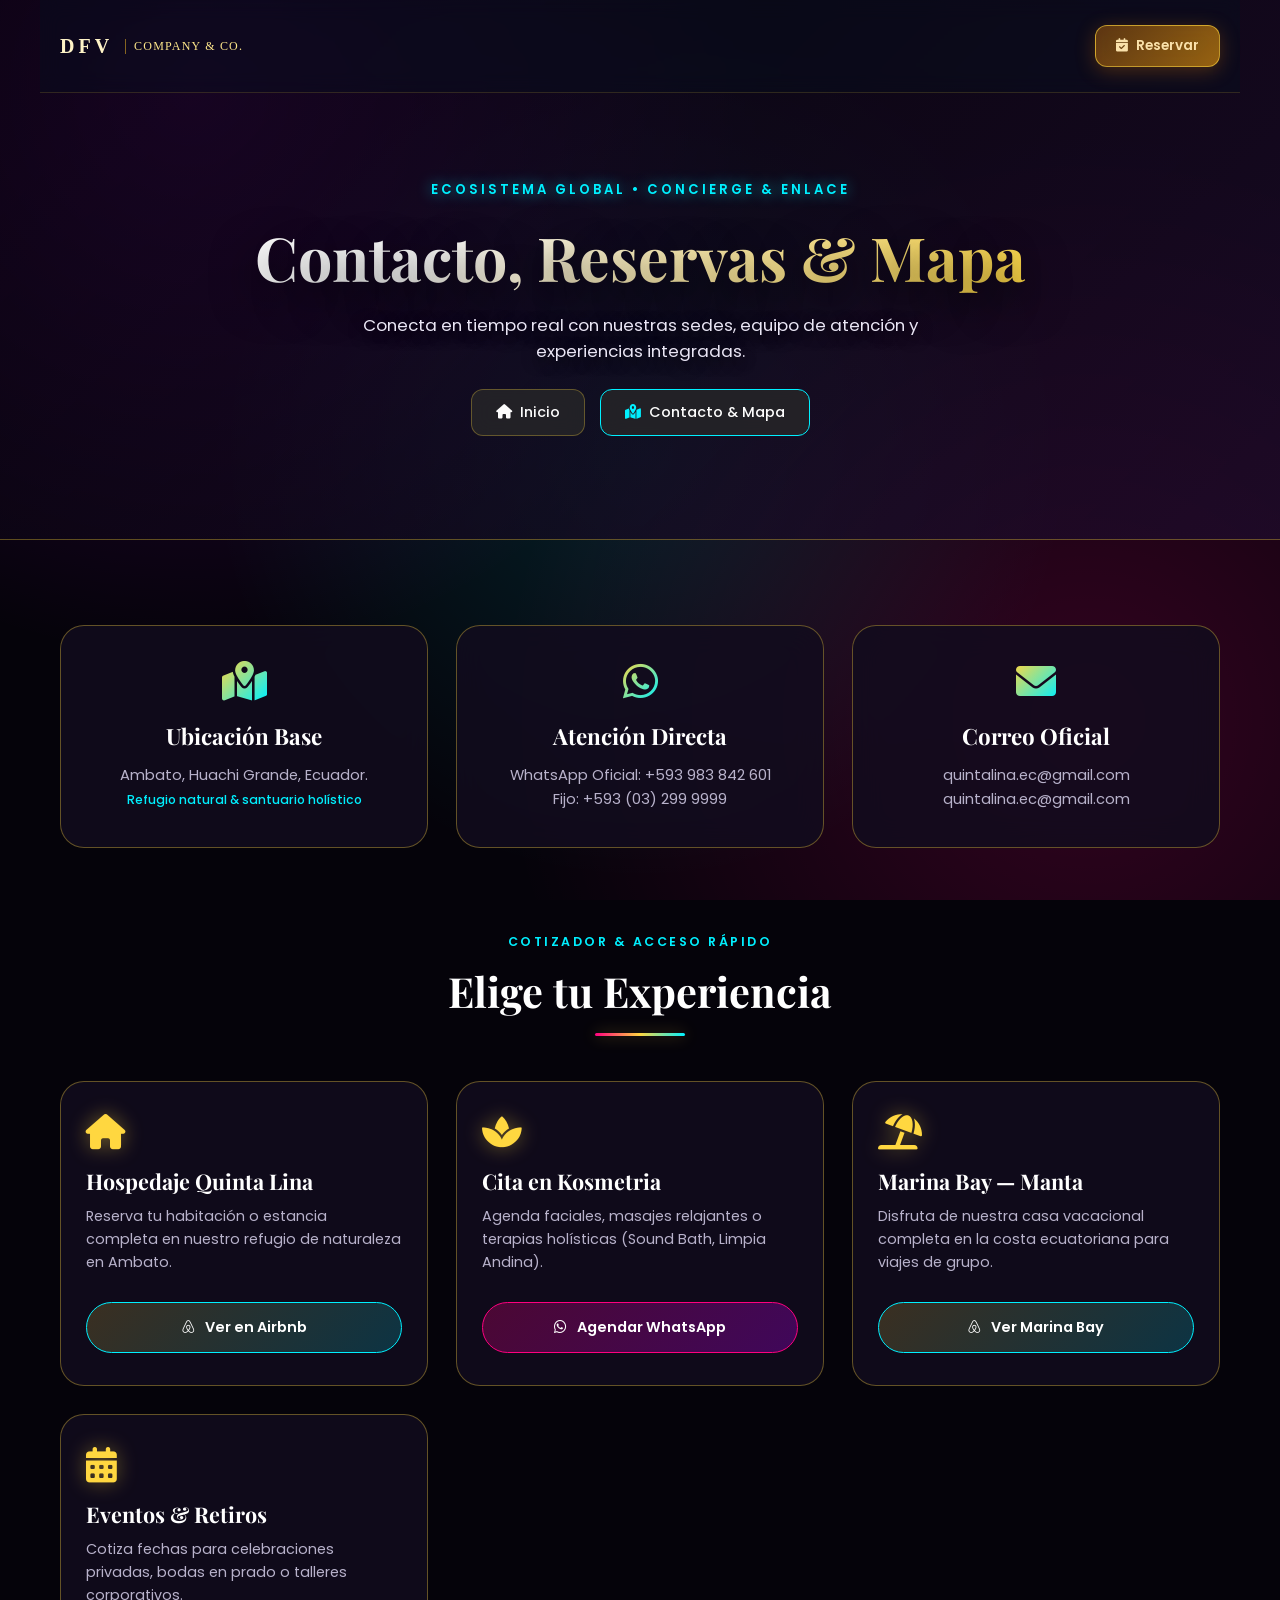
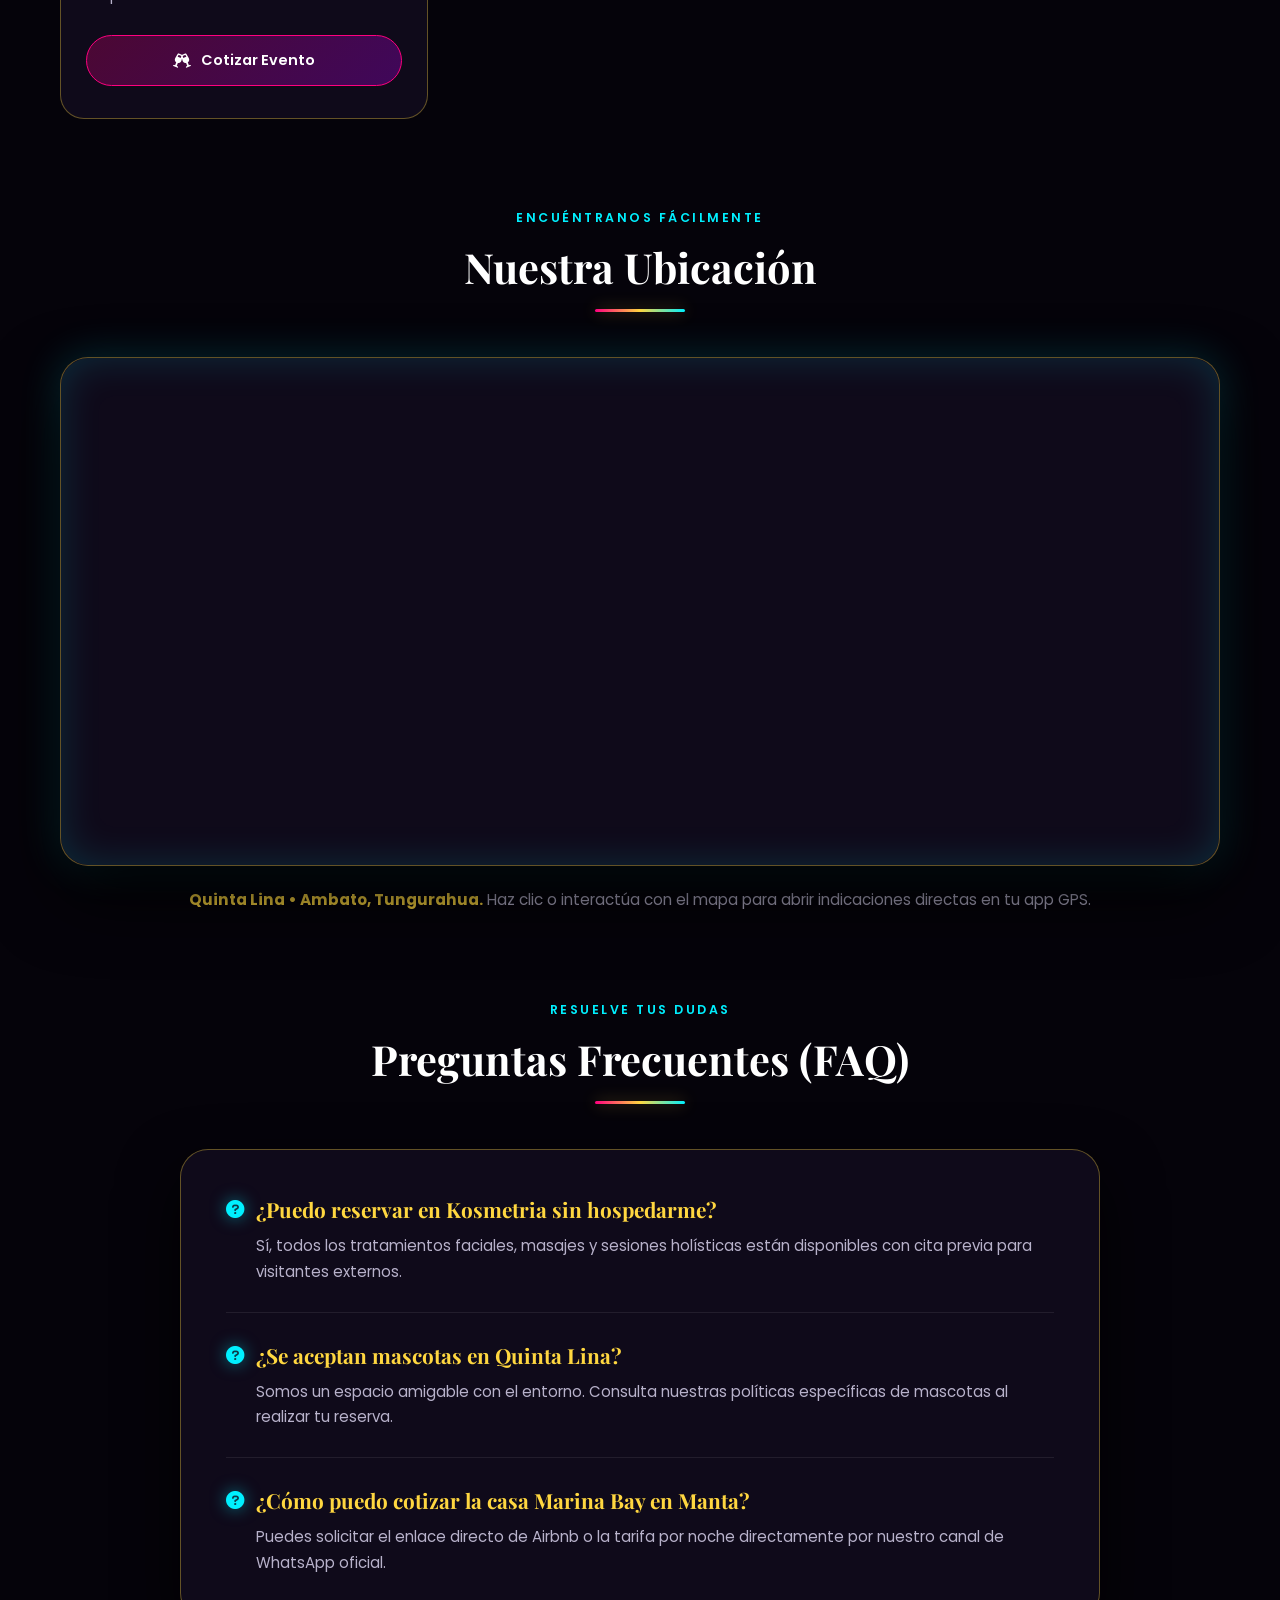
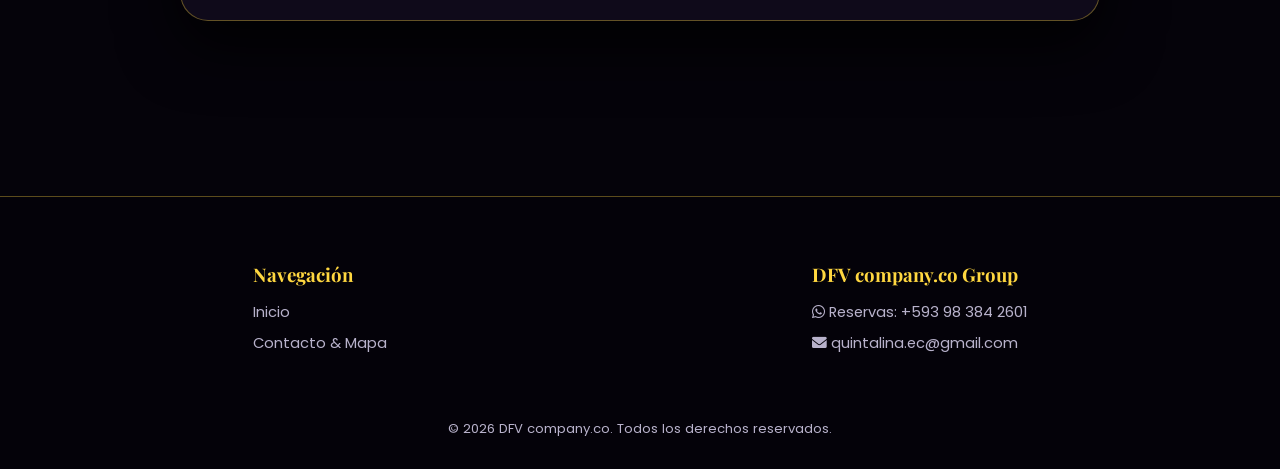
<file: comunicacion.html>
<!DOCTYPE html>
<html lang="es">
<head>
    <meta charset="UTF-8">
    <meta name="viewport" content="width=device-width, initial-scale=1.0">
    <meta name="description" content="Contacto, Reservas y Mapa Interactivo — DFV company.co">
    <title>Contacto, Reservas & Mapa — DFV company.co</title>
    <link href="https://fonts.googleapis.com/css2?family=Playfair+Display:ital,wght@0,400..700;1,400..700&family=Poppins:wght@300;400;500;600;700&display=swap" rel="stylesheet">
    <link rel="stylesheet" href="https://cdnjs.cloudflare.com/ajax/libs/font-awesome/6.0.0-beta3/css/all.min.css">
    <style>
        :root {
            --obsidian: #05030a;
            --obsidian-card: rgba(18, 12, 30, 0.85);
            --gold-hot: #ffd740;
            --gold-champagne: #fae1aa;
            --neon-cyan: #00f0ff;
            --neon-magenta: #ff007f;
            --neon-purple: #bd00ff;
            --text-light: #fdfdfd;
            --text-dim: #b8b2cb;
            --border-dyn: rgba(255, 215, 64, 0.35);
        }

        * { box-sizing: border-box; margin: 0; padding: 0; }

        body {
            background-color: var(--obsidian);
            color: var(--text-light);
            font-family: 'Poppins', sans-serif;
            background-image: 
                radial-gradient(circle at 15% 10%, rgba(189, 0, 255, 0.22) 0%, transparent 42%),
                radial-gradient(circle at 85% 80%, rgba(255, 0, 127, 0.18) 0%, transparent 45%),
                radial-gradient(circle at 50% 50%, rgba(0, 240, 255, 0.12) 0%, transparent 55%);
            background-attachment: fixed;
            overflow-x: hidden;
        }

        .container { max-width: 1200px; margin: 0 auto; padding: 0 20px; }

        /* HEADER LIMPIO (SOLO LOGO Y RESERVAR) */
        .header {
            position: relative;
            background: linear-gradient(135deg, rgba(5,3,10,0.62) 0%, rgba(30,12,45,0.70) 100%),
                        url('https://images.unsplash.com/photo-1534536281715-e28d76689b4d?auto=format&fit=crop&w=1800&q=85') center/cover no-repeat;
            border-bottom: 1px solid var(--border-dyn);
            min-height: 540px;
            display: flex;
            flex-direction: column;
            justify-content: space-between;
        }

        .menu.container {
            display: flex;
            justify-content: space-between;
            align-items: center;
            padding: 25px 20px;
            width: 100%;
            max-width: 1200px;
            margin: 0 auto;
            background: rgba(5, 15, 30, 0.4);
            backdrop-filter: blur(10px);
            -webkit-backdrop-filter: blur(10px);
            border-bottom: 1px solid rgba(255, 215, 64, 0.15);
            position: sticky;
            top: 0;
            z-index: 40;
        }

        .logo {
            font-family: 'Playfair Display', serif;
            font-size: 1.5rem;
            color: #fff;
            text-decoration: none;
            letter-spacing: 1px;
            background: linear-gradient(90deg, #fff, var(--gold-hot), var(--neon-cyan));
            -webkit-background-clip: text;
            -webkit-text-fill-color: transparent;
            font-weight: 700;
        }

        /* Botón estilo Kosmetria para Reservar en el header */
        .btn-kosmetria-gold {
            background: linear-gradient(135deg, rgba(217, 119, 6, 0.4), rgba(245, 158, 11, 0.6));
            backdrop-filter: blur(10px);
            border: 1px solid rgba(255, 215, 64, 0.6);
            box-shadow: 0 4px 20px rgba(217, 119, 6, 0.3);
            transition: all 0.3s ease;
            color: var(--gold-champagne);
            padding: 10px 20px;
            border-radius: 12px;
            font-size: 0.85rem;
            font-weight: 600;
            text-decoration: none;
            display: inline-flex;
            align-items: center;
            gap: 8px;
        }
        .btn-kosmetria-gold:hover {
            background: linear-gradient(135deg, rgba(217, 119, 6, 0.6), rgba(245, 158, 11, 0.8));
            border-color: rgba(255, 255, 255, 0.8);
            transform: translateY(-2px);
            box-shadow: 0 6px 25px rgba(245, 158, 11, 0.4);
        }

        .header-txt {
            text-align: center;
            padding: 40px 20px 60px;
            margin: auto;
        }

        .header-txt span {
            color: var(--neon-cyan);
            letter-spacing: 3px;
            text-transform: uppercase;
            font-size: 0.82rem;
            font-weight: 600;
            text-shadow: 0 0 14px rgba(0, 240, 255, 0.7);
        }

        .header-txt h1 {
            font-family: 'Playfair Display', serif;
            font-size: 3.8rem;
            margin: 15px 0;
            background: linear-gradient(135deg, #fff 25%, var(--gold-hot) 100%);
            -webkit-background-clip: text;
            -webkit-text-fill-color: transparent;
            text-shadow: 0 15px 45px rgba(0,0,0,0.85);
        }

        .header-txt p {
            color: #eae6f5;
            max-width: 650px;
            margin: 0 auto;
            font-size: 1.05rem;
            text-shadow: 0 4px 15px rgba(0,0,0,0.8);
        }

        /* Botones centrales estilo Kosmetria */
        .center-nav-buttons {
            display: flex;
            flex-wrap: wrap;
            justify-content: center;
            gap: 15px;
            margin-top: 25px;
        }

        .btn-kosmetria-dark {
            background: rgba(40, 40, 40, 0.75);
            backdrop-filter: blur(10px);
            border: 1px solid rgba(255, 215, 64, 0.3);
            color: var(--text-light);
            padding: 12px 24px;
            border-radius: 12px;
            font-size: 0.9rem;
            font-weight: 500;
            text-decoration: none;
            display: inline-flex;
            align-items: center;
            gap: 8px;
            transition: all 0.3s ease;
        }
        .btn-kosmetria-dark:hover {
            background: rgba(60, 60, 60, 0.85);
            border-color: rgba(255, 215, 64, 0.6);
            transform: translateY(-2px);
        }

        @media (max-width: 900px) {
            .header-txt h1 { font-size: 2.5rem; }
        }

        /* Títulos de sección con pulso neón/oro */
        .section-header {
            text-align: center;
            margin-bottom: 45px;
        }
        .section-header span {
            color: var(--neon-cyan);
            text-transform: uppercase;
            letter-spacing: 2.5px;
            font-size: 0.78rem;
            font-weight: 600;
        }
        .section-header h2 {
            font-family: 'Playfair Display', serif;
            font-size: 2.6rem;
            margin: 10px 0;
            color: #fff;
        }
        .dyn-divider {
            width: 90px;
            height: 3px;
            background: linear-gradient(90deg, var(--neon-magenta), var(--gold-hot), var(--neon-cyan));
            border-radius: 99px;
            margin: 15px auto 0;
            box-shadow: 0 0 15px rgba(255, 215, 64, 0.4);
        }

        /* Tarjetas de contacto ultra dinámicas */
        .info-grid {
            display: grid;
            grid-template-columns: repeat(auto-fit, minmax(290px, 1fr));
            gap: 28px;
            margin-bottom: 80px;
        }
        .card-custom {
            background: var(--obsidian-card);
            border: 1px solid var(--border-dyn);
            border-radius: 24px;
            padding: 35px 25px;
            text-align: center;
            position: relative;
            overflow: hidden;
            transition: all 0.45s cubic-bezier(0.16, 1, 0.3, 1);
            backdrop-filter: blur(15px);
        }
        .card-custom::before {
            content: '';
            position: absolute;
            top: 0; left: -100%; width: 100%; height: 100%;
            background: linear-gradient(90deg, transparent, rgba(0, 240, 255, 0.08), transparent);
            transition: left 0.6s ease;
        }
        .card-custom:hover::before { left: 100%; }
        .card-custom:hover {
            transform: translateY(-10px) scale(1.02);
            border-color: var(--neon-cyan);
            box-shadow: 0 25px 50px rgba(0,0,0,0.9), 0 0 35px rgba(0, 240, 255, 0.25);
        }
        .card-custom i {
            font-size: 2.5rem;
            background: linear-gradient(135deg, var(--gold-hot), var(--neon-cyan));
            -webkit-background-clip: text;
            -webkit-text-fill-color: transparent;
            margin-bottom: 20px;
        }
        .card-custom h3 {
            font-family: 'Playfair Display', serif;
            font-size: 1.4rem;
            margin-bottom: 12px;
            color: #fff;
        }
        .card-custom p {
            color: var(--text-dim);
            font-size: 0.92rem;
            line-height: 1.65;
        }

        /* Central de Experiencias dinámicas */
        .booking-grid {
            display: grid;
            grid-template-columns: repeat(auto-fit, minmax(270px, 1fr));
            gap: 28px;
            margin-bottom: 85px;
        }
        .booking-card {
            background: var(--obsidian-card);
            border: 1px solid var(--border-dyn);
            border-radius: 24px;
            padding: 32px 25px;
            display: flex;
            flex-direction: column;
            justify-content: space-between;
            transition: all 0.45s cubic-bezier(0.16, 1, 0.3, 1);
            position: relative;
        }
        .booking-card:hover {
            transform: translateY(-10px);
            border-color: var(--neon-magenta);
            box-shadow: 0 25px 55px rgba(0,0,0,0.9), 0 0 35px rgba(255, 0, 127, 0.3);
        }
        .booking-card .top-content i {
            font-size: 2.2rem;
            color: var(--gold-hot);
            margin-bottom: 18px;
            filter: drop-shadow(0 0 10px rgba(255, 215, 64, 0.4));
        }
        .booking-card h3 {
            font-family: 'Playfair Display', serif;
            font-size: 1.35rem;
            margin-bottom: 10px;
            color: #fff;
        }
        .booking-card p {
            color: var(--text-dim);
            font-size: 0.9rem;
            line-height: 1.6;
            margin-bottom: 28px;
        }
        .btn-action {
            display: inline-flex;
            align-items: center;
            justify-content: center;
            gap: 10px;
            width: 100%;
            padding: 14px 22px;
            border-radius: 99px;
            background: linear-gradient(135deg, rgba(255,215,64,0.18) 0%, rgba(0,240,255,0.18) 100%);
            border: 1px solid var(--neon-cyan);
            color: #fff;
            font-weight: 600;
            font-size: 0.9rem;
            text-decoration: none;
            transition: all 0.35s ease;
        }
        .btn-action.magenta {
            background: linear-gradient(135deg, rgba(255,0,127,0.25) 0%, rgba(189,0,255,0.28) 100%);
            border-color: var(--neon-magenta);
        }
        .btn-action:hover {
            transform: scale(1.03);
            box-shadow: 0 12px 30px rgba(0, 240, 255, 0.45);
        }
        .btn-action.magenta:hover {
            box-shadow: 0 12px 30px rgba(255, 0, 127, 0.45);
        }

        /* Mapa super chido modo ciber-oscuro */
        .mapa-seccion { margin-bottom: 85px; }
        .map-box {
            position: relative;
            border-radius: 28px;
            overflow: hidden;
            border: 1px solid var(--border-dyn);
            box-shadow: 0 30px 70px rgba(0,0,0,0.9), 0 0 40px rgba(0, 240, 255, 0.2);
            background: var(--obsidian-card);
        }
        .map-box::after {
            content: '';
            position: absolute;
            inset: 0;
            border-radius: 28px;
            pointer-events: none;
            box-shadow: inset 0 0 40px rgba(0, 240, 255, 0.15);
        }
        .map-box iframe {
            width: 100%;
            height: 500px;
            border: 0;
            filter: invert(92%) hue-rotate(185deg) brightness(92%) contrast(95%);
        }
        .map-info-tag {
            text-align: center;
            margin-top: 22px;
            color: var(--text-dim);
            font-size: 0.95rem;
        }
        .map-info-tag strong { color: var(--gold-hot); }

        /* FAQ Estilizado neón/oro */
        .faq-wrapper {
            max-width: 920px;
            margin: 0 auto 90px;
            background: var(--obsidian-card);
            border: 1px solid var(--border-dyn);
            border-radius: 28px;
            padding: 45px;
            backdrop-filter: blur(15px);
            box-shadow: 0 25px 60px rgba(0,0,0,0.85);
        }
        .faq-item {
            margin-bottom: 28px;
            padding-bottom: 28px;
            border-bottom: 1px solid rgba(255, 255, 255, 0.08);
            transition: transform 0.3s ease;
        }
        .faq-item:hover { transform: translateX(5px); }
        .faq-item:last-child { margin-bottom: 0; padding-bottom: 0; border-bottom: none; }
        .faq-item h3 {
            font-family: 'Playfair Display', serif;
            font-size: 1.3rem;
            color: var(--gold-hot);
            display: flex;
            align-items: center;
            gap: 12px;
            margin-bottom: 10px;
        }
        .faq-item h3 i { color: var(--neon-cyan); font-size: 1.15rem; filter: drop-shadow(0 0 8px rgba(0,240,255,0.5)); }
        .faq-item p { color: var(--text-dim); font-size: 0.94rem; line-height: 1.68; padding-left: 30px; }

        /* Footer */
        .footer {
            border-top: 1px solid var(--border-dyn);
            padding: 65px 20px 30px;
            background: rgba(5,3,10,0.98);
        }
        .footer-content {
            display: flex;
            justify-content: space-around;
            flex-wrap: wrap;
            gap: 40px;
            max-width: 1200px;
            margin: 0 auto;
        }
        .footer .link h3 {
            font-family: 'Playfair Display', serif;
            margin-bottom: 15px;
            color: var(--gold-hot);
        }
        .footer .link a, .footer .link p {
            display: block;
            color: var(--text-dim);
            text-decoration: none;
            margin-bottom: 10px;
            font-size: 0.92rem;
            transition: color 0.3s;
        }
        .footer .link a:hover { color: var(--neon-cyan); text-shadow: 0 0 8px rgba(0,240,255,0.5); }
        .copyright {
            text-align: center;
            color: var(--text-dim);
            font-size: 0.82rem;
            margin-top: 55px;
        }
    </style>
</head>
<body>

    <header class="header">
    <div class="menu container">
        <!-- LOGO / MARCA EN LÍNEA -->
        <a href="comunicacion.html" style="display: flex; align-items: center; gap: 12px; text-decoration: none;">
            <span style="font-family: 'Cinzel', serif; font-size: 1.25rem; font-weight: bold; letter-spacing: 0.2em; color: #fef3c7;">DFV</span>
            <span style="font-family: 'Cinzel', serif; font-size: 0.75rem; letter-spacing: 0.1em; color: #fde68a; border-left: 1px solid rgba(251, 191, 36, 0.5); padding-left: 8px;">COMPANY & CO.</span>
        </a>
        <a href="https://wa.me/593983842601" class="btn-kosmetria-gold">
            <i class="fas fa-calendar-check"></i> Reservar
        </a>
    </div>
    <div class="header-txt">
        <span>Ecosistema Global • Concierge & Enlace</span>
        <h1>Contacto, Reservas & Mapa</h1>
        <p>Conecta en tiempo real con nuestras sedes, equipo de atención y experiencias integradas.</p>
        
        <!-- Botones centrales al medio -->
        <div class="center-nav-buttons">
            <a href="index.html" class="btn-kosmetria-dark">
                <i class="fas fa-home text-amber-400"></i> Inicio
            </a>
            <a href="comunicacion.html" class="btn-kosmetria-dark" style="border-color: var(--neon-cyan);">
                <i class="fas fa-map-marked-alt" style="color: var(--neon-cyan);"></i> Contacto & Mapa
            </a>
        </div>
    </div>
</header>

    <main class="container" style="padding: 85px 20px;">

        <!-- Canales Directos -->
        <div class="info-grid">
            <div class="card-custom">
                <i class="fas fa-map-marked-alt"></i>
                <h3>Ubicación Base</h3>
                <p>Ambato, Huachi Grande, Ecuador.<br><small style="color:var(--neon-cyan); font-weight:500;">Refugio natural & santuario holístico</small></p>
            </div>
            <div class="card-custom">
                <i class="fab fa-whatsapp"></i>
                <h3>Atención Directa</h3>
                <p>WhatsApp Oficial: +593 983 842 601<br>Fijo: +593 (03) 299 9999</p>
            </div>
            <div class="card-custom">
                <i class="fas fa-envelope"></i>
                <h3>Correo Oficial</h3>
                <p>quintalina.ec@gmail.com<br>quintalina.ec@gmail.com</p>
            </div>
        </div>

        <!-- Central de Reservas Integrada -->
        <div class="section-header">
            <span>Cotizador & Acceso Rápido</span>
            <h2>Elige tu Experiencia</h2>
            <div class="dyn-divider"></div>
        </div>

        <div class="booking-grid">
            <div class="booking-card">
                <div class="top-content">
                    <i class="fas fa-home"></i>
                    <h3>Hospedaje Quinta Lina</h3>
                    <p>Reserva tu habitación o estancia completa en nuestro refugio de naturaleza en Ambato.</p>
                </div>
                <a href="#airbnb-ql" class="btn-action"><i class="fab fa-airbnb"></i> Ver en Airbnb</a>
            </div>
            <div class="booking-card">
                <div class="top-content">
                    <i class="fas fa-spa"></i>
                    <h3>Cita en Kosmetria</h3>
                    <p>Agenda faciales, masajes relajantes o terapias holísticas (Sound Bath, Limpia Andina).</p>
                </div>
                <a href="https://wa.me/593983842601?text=Hola,%20deseo%20reservar%20una%20cita%20en%20Kosmetria" target="_blank" class="btn-action magenta"><i class="fab fa-whatsapp"></i> Agendar WhatsApp</a>
            </div>
            <div class="booking-card">
                <div class="top-content">
                    <i class="fas fa-umbrella-beach"></i>
                    <h3>Marina Bay — Manta</h3>
                    <p>Disfruta de nuestra casa vacacional completa en la costa ecuatoriana para viajes de grupo.</p>
                </div>
                <a href="#airbnb-mb" class="btn-action"><i class="fab fa-airbnb"></i> Ver Marina Bay</a>
            </div>
            <div class="booking-card">
                <div class="top-content">
                    <i class="fas fa-calendar-alt"></i>
                    <h3>Eventos & Retiros</h3>
                    <p>Cotiza fechas para celebraciones privadas, bodas en prado o talleres corporativos.</p>
                </div>
                <a href="https://wa.me/593983842601?text=Hola,%20deseo%20cotizar%20un%20evento%20con%20DFV" target="_blank" class="btn-action magenta"><i class="fas fa-glass-cheers"></i> Cotizar Evento</a>
            </div>
        </div>

        <!-- Mapa Super Chido -->
        <div class="section-header">
            <span>Encuéntranos Fácilmente</span>
            <h2>Nuestra Ubicación</h2>
            <div class="dyn-divider"></div>
        </div>

        <section class="mapa-seccion">
            <div class="map-box">
                <iframe 
                    src="https://www.google.com/maps/embed?pb=!1m18!1m12!1m3!1d935.4!2d-78.64625!3d-1.324944!2m3!1f0!2f0!3f0!3m2!1i1024!2i768!4f13.1!3m3!1m2!1s0x0%3A0x0!2zMcKwMTknMjkuOCJTIDc4wrAzOCc0Ni.1Ilc!5e0!3m2!1ses!2sec!4v1700000000000!5m2!1ses!2sec" 
                    width="100%" 
                    height="450" 
                    style="border:0;" 
                    allowfullscreen="" 
                    loading="lazy" 
                    referrerpolicy="no-referrer-when-downgrade">
                </iframe>
            </div>
            <p class="map-info-tag">
                <strong>Quinta Lina • Ambato, Tungurahua.</strong> Haz clic o interactúa con el mapa para abrir indicaciones directas en tu app GPS.
            </p>
        </section>

        <!-- Preguntas Frecuentes (FAQ) -->
        <div class="section-header">
            <span>Resuelve tus Dudas</span>
            <h2>Preguntas Frecuentes (FAQ)</h2>
            <div class="dyn-divider"></div>
        </div>

        <div class="faq-wrapper">
            <div class="faq-item">
                <h3><i class="fas fa-question-circle"></i> ¿Puedo reservar en Kosmetria sin hospedarme?</h3>
                <p>Sí, todos los tratamientos faciales, masajes y sesiones holísticas están disponibles con cita previa para visitantes externos.</p>
            </div>
            <div class="faq-item">
                <h3><i class="fas fa-question-circle"></i> ¿Se aceptan mascotas en Quinta Lina?</h3>
                <p>Somos un espacio amigable con el entorno. Consulta nuestras políticas específicas de mascotas al realizar tu reserva.</p>
            </div>
            <div class="faq-item">
                <h3><i class="fas fa-question-circle"></i> ¿Cómo puedo cotizar la casa Marina Bay en Manta?</h3>
                <p>Puedes solicitar el enlace directo de Airbnb o la tarifa por noche directamente por nuestro canal de WhatsApp oficial.</p>
            </div>
        </div>

    </main>

    <footer class="footer">
        <div class="container footer-content">
            <div class="link">
                <h3>Navegación</h3>
                <a href="index.html">Inicio</a>
                <a href="comunicacion.html">Contacto & Mapa</a>
            </div>
            <div class="link">
                <h3>DFV company.co Group</h3>
                <p><i class="fab fa-whatsapp"></i> Reservas: +593 98 384 2601</p>
                <p><i class="fas fa-envelope"></i> quintalina.ec@gmail.com</p>
            </div>
        </div>
        <p class="copyright">© 2026 DFV company.co. Todos los derechos reservados.</p>
    </footer>

</body>
</html>
</file>
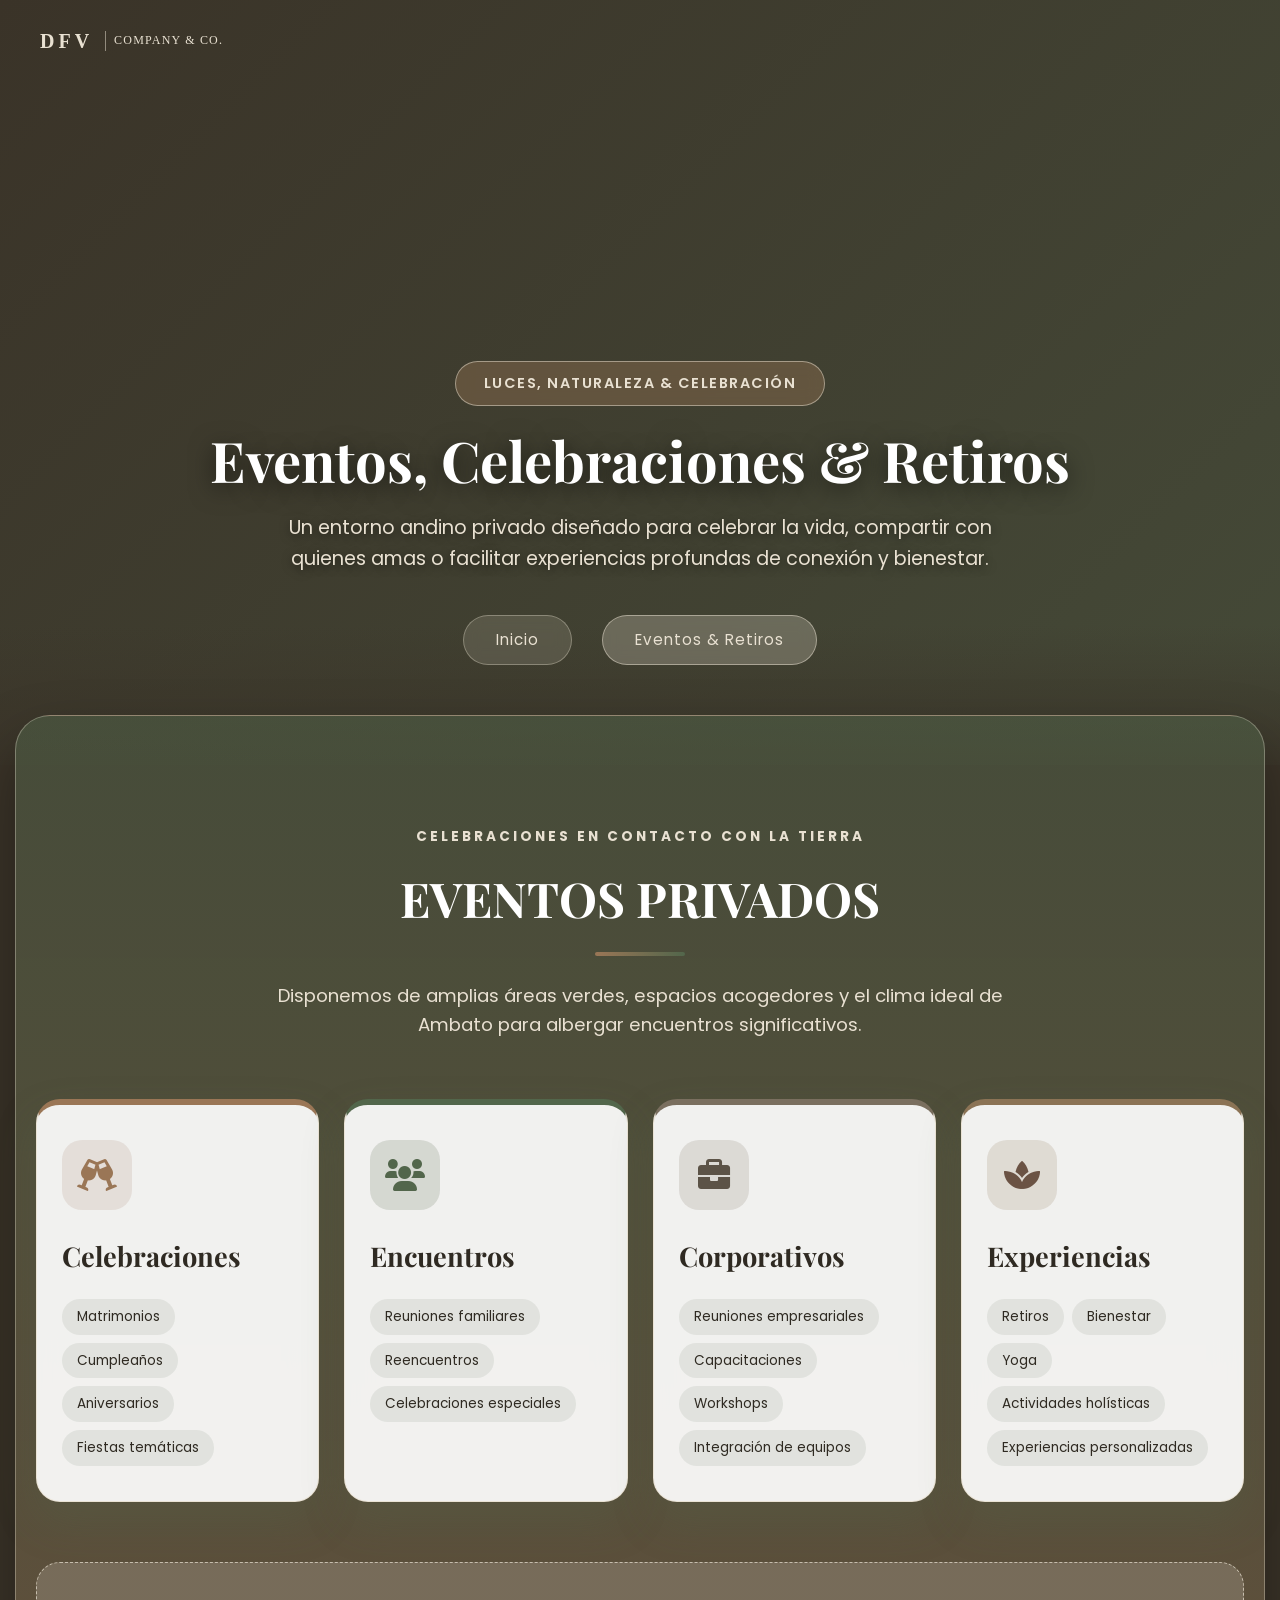
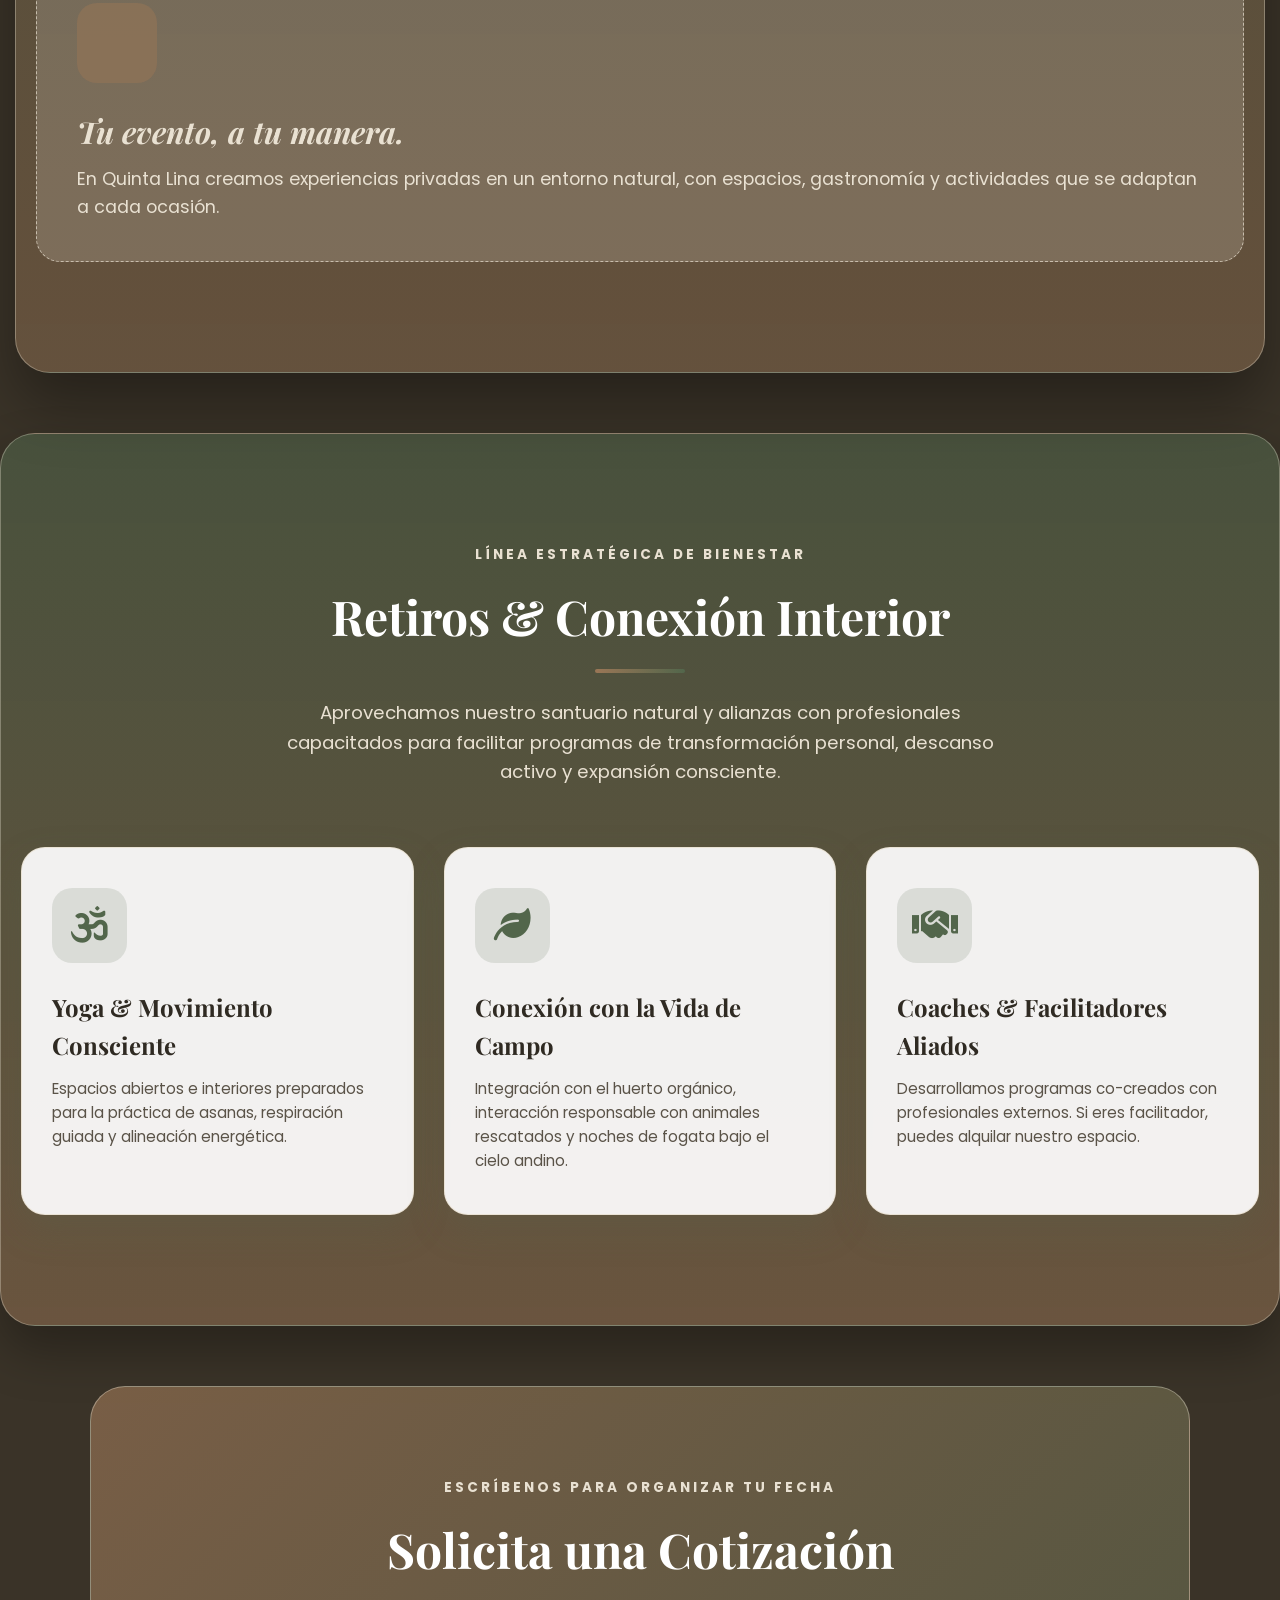
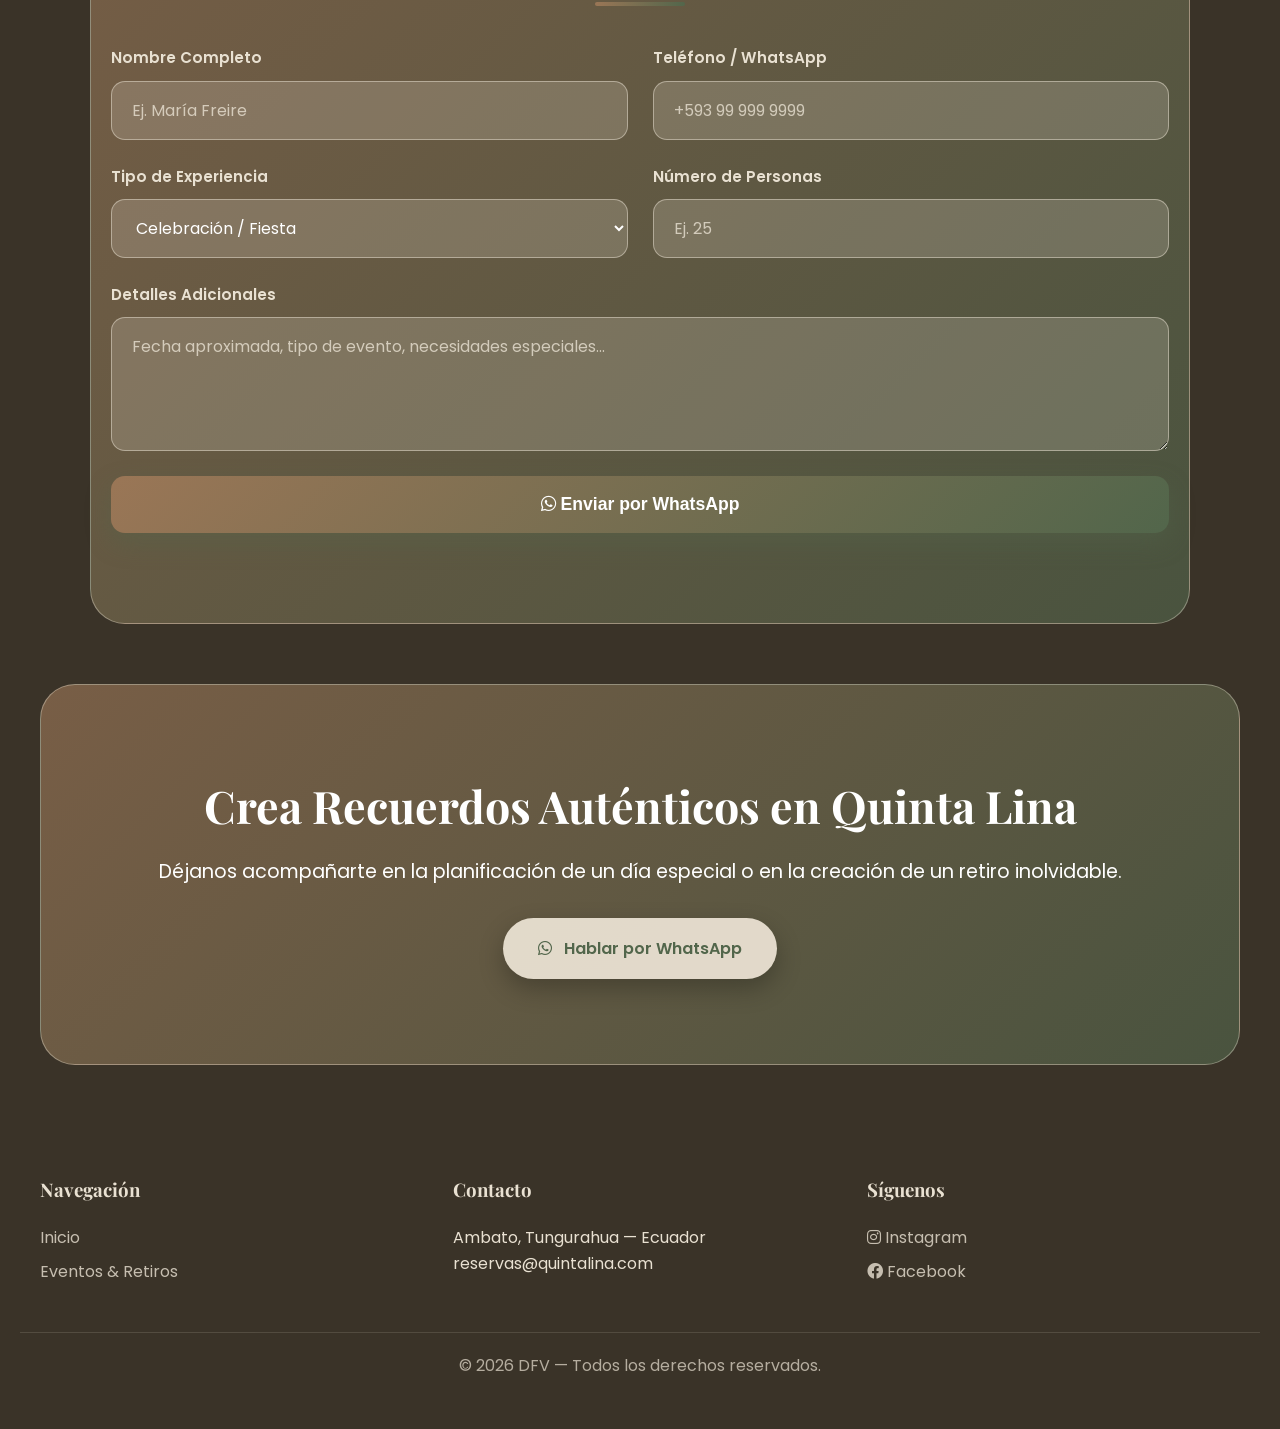
<file: eventos.html>
<!DOCTYPE html>
<html lang="es">
<head>
    <meta charset="UTF-8">
    <meta name="viewport" content="width=device-width, initial-scale=1.0">
    <meta name="description" content="Quinta para eventos privados, celebraciones únicas y retiros de bienestar en Ambato, Ecuador. Espacios naturales de diseño y experiencias en Quinta Lina.">
    <title>Eventos, Celebraciones & Retiros — DFV.company.co</title>
    <link href="https://fonts.googleapis.com/css2?family=Playfair+Display:ital,wght@0,400..700;1,400..700&family=Poppins:wght@300;400;500;600;700&display=swap" rel="stylesheet">
    <link rel="stylesheet" href="https://cdnjs.cloudflare.com/ajax/libs/font-awesome/6.0.0-beta3/css/all.min.css">
    <style>
        :root {
            --lino: #E9E1D2;
            --verde-musgo: #52664B;
            --tierra: #9A7656;
            --fondo-oscuro: #3A3328;
            --texto-oscuro: #2F2A22;
            --texto-claro: #FFFFFF;
            --fondo-etiqueta: rgba(233, 225, 210, 0.15);
            --borde-etiqueta: rgba(233, 225, 210, 0.35);
        }
        * {
            margin: 0;
            padding: 0;
            box-sizing: border-box;
        }
        body {
            background-color: var(--fondo-oscuro);
            color: var(--texto-oscuro);
            font-family: 'Poppins', sans-serif;
            overflow-x: hidden;
            line-height: 1.6;
        }
        /* === MENÚ: Solo Logo arriba a la izquierda === */
        .menu {
            display: flex;
            align-items: center;
            justify-content: space-between;
            padding: 25px 40px;
            width: 100%;
        }
        .menu-logo {
            display: flex;
            align-items: center;
            gap: 12px;
            text-decoration: none;
        }
        .menu-logo span:first-child {
            font-family: 'Cinzel', serif;
            font-size: 1.25rem;
            font-weight: bold;
            letter-spacing: 0.2em;
            color: var(--lino);
        }
        .menu-logo span:last-child {
            font-family: 'Cinzel', serif;
            font-size: 0.75rem;
            letter-spacing: 0.1em;
            color: var(--lino);
            border-left: 1px solid rgba(233, 225, 210, 0.5);
            padding-left: 8px;
        }
        .menu-toggle { 
            display: none; 
            font-size: 1.3rem; 
            cursor: pointer; 
            color: var(--lino);
        }
        #menu { display: none; }
        /* === HEADER COMPLETO === */
        .header {
            min-height: 85vh;
            background: linear-gradient(135deg, rgba(58,51,40,0.55) 0%, rgba(82,102,75,0.45) 100%),
                        url('https://images.unsplash.com/photo-1519225335686-592fbcad4af0?auto=format&fit=crop&w=1920&q=80') center/cover no-repeat fixed;
            position: relative;
            display: flex;
            flex-direction: column;
        }
        .header::after {
            content: '';
            position: absolute;
            bottom: 0;
            left: 0;
            width: 100%;
            height: 140px;
            background: linear-gradient(to top, rgba(58,51,40,0.85), transparent);
            pointer-events: none;
        }
        .header-txt {
            text-align: center;
            padding: 40px 20px 100px;
            max-width: 900px;
            margin: 0 auto;
            z-index: 2;
            margin-top: auto;
        }
        .header-txt span {
            background: rgba(154, 118, 86, 0.4);
            color: var(--lino);
            padding: 10px 28px;
            border-radius: 50px;
            font-size: 0.9rem;
            font-weight: 600;
            letter-spacing: 1.5px;
            text-transform: uppercase;
            backdrop-filter: blur(8px);
            border: 1px solid rgba(233, 225, 210, 0.5);
            display: inline-block;
            margin-bottom: 20px;
        }
        .header-txt h1 {
            font-family: 'Playfair Display', serif;
            font-size: 3.5rem;
            color: var(--texto-claro);
            line-height: 1.2;
            margin-bottom: 20px;
            text-shadow: 0 5px 25px rgba(0,0,0,0.6);
        }
        .header-txt p {
            font-size: 1.2rem;
            color: var(--lino);
            font-weight: 400;
            text-shadow: 0 2px 10px rgba(0,0,0,0.5);
            max-width: 750px;
            margin: 0 auto 40px;
        }
        /* === BOTONES DE NAVEGACIÓN DEBAJO DEL TEXTO === */
        .botones-navegacion {
            display: flex;
            justify-content: center;
            gap: 30px;
            flex-wrap: wrap;
        }
        .botones-navegacion a {
            text-decoration: none;
            font-size: 0.95rem;
            letter-spacing: 1px;
            transition: all 0.3s ease;
            color: var(--lino);
            padding: 12px 32px;
            background-color: var(--fondo-etiqueta);
            border: 1px solid var(--borde-etiqueta);
            border-radius: 50px;
            backdrop-filter: blur(8px);
        }
        .botones-navegacion a:hover {
            background-color: rgba(233, 225, 210, 0.25);
            border-color: rgba(233, 225, 210, 0.5);
        }
        .botones-navegacion a.activo {
            background-color: rgba(233, 225, 210, 0.25);
            border-color: rgba(233, 225, 210, 0.5);
        }
        /* === SECCIÓN: EVENTOS PRIVADOS === */
        .seccion-eventos-dinamica {
            position: relative;
            background: linear-gradient(rgba(82, 102, 75, 0.5), rgba(154, 118, 86, 0.45)), 
                        url('https://images.unsplash.com/photo-1511795409834-ef04bbd61622?auto=format&fit=crop&w=1920&q=80') center/cover no-repeat fixed;
            padding: 110px 20px;
            color: var(--texto-claro);
            border-radius: 35px;
            margin: -50px auto 60px;
            max-width: 1250px;
            box-shadow: 0 30px 60px rgba(0,0,0,0.35);
            z-index: 10;
            border: 1px solid rgba(233,225,210,0.35);
        }
        .section-tag {
            display: block;
            text-align: center;
            letter-spacing: 3px;
            text-transform: uppercase;
            font-size: 0.85rem;
            color: var(--lino);
            font-weight: 700;
            margin-bottom: 12px;
        }
        .section-title {
            text-align: center;
            font-family: 'Playfair Display', serif;
            font-size: 3rem;
            color: var(--texto-claro);
            margin-bottom: 15px;
        }
        .section-line {
            width: 90px;
            height: 4px;
            background: linear-gradient(90deg, var(--tierra), var(--verde-musgo));
            border: none;
            margin: 0 auto 25px;
            border-radius: 2px;
        }
        .section-intro {
            text-align: center;
            color: var(--lino);
            font-size: 1.15rem;
            max-width: 750px;
            margin: 0 auto 60px;
            font-weight: 400;
        }
        .dinamico-grid {
            display: grid;
            grid-template-columns: repeat(auto-fit, minmax(280px, 1fr));
            gap: 25px;
        }
        .card-dinamica {
            background: rgba(255, 255, 255, 0.92);
            backdrop-filter: blur(14px);
            border-radius: 24px;
            padding: 35px 25px;
            box-shadow: 0 20px 40px rgba(82,102,75,0.25);
            transition: all 0.45s ease;
            border: 1px solid rgba(233, 225, 210, 0.85);
        }
        .card-dinamica:hover {
            transform: translateY(-12px);
            box-shadow: 0 30px 60px rgba(154,118,86,0.35);
        }
        .card-celebraciones { border-top: 6px solid var(--tierra); }
        .card-encuentros { border-top: 6px solid var(--verde-musgo); }
        .card-corporativos { border-top: 6px solid #7A6F5F; }
        .card-experiencias { border-top: 6px solid #8B7355; }
        .icon-wrapper {
            width: 70px;
            height: 70px;
            border-radius: 20px;
            display: flex;
            align-items: center;
            justify-content: center;
            font-size: 2rem;
            margin-bottom: 25px;
        }
        .card-celebraciones .icon-wrapper { background: rgba(154,118,86,0.15); color: var(--tierra); }
        .card-encuentros .icon-wrapper { background: rgba(82,102,75,0.18); color: var(--verde-musgo); }
        .card-corporativos .icon-wrapper { background: rgba(122,111,95,0.18); color: #5C5347; }
        .card-experiencias .icon-wrapper { background: rgba(139,115,85,0.18); color: #6B5344; }
        .card-dinamica h3 {
            font-family: 'Playfair Display', serif;
            font-size: 1.7rem;
            margin-bottom: 20px;
            color: var(--texto-oscuro);
        }
        .badge-tags {
            display: flex;
            flex-wrap: wrap;
            gap: 8px;
        }
        .badge-tags span {
            background: rgba(82,102,75,0.1);
            padding: 7px 15px;
            border-radius: 50px;
            font-size: 0.85rem;
            color: var(--texto-oscuro);
        }
        .nota-cierre-manifiesto {
            margin-top: 60px;
            background: rgba(233, 225, 210, 0.2);
            border: 1px dashed rgba(233, 225, 210, 0.7);
            padding: 40px;
            border-radius: 24px;
            display: flex;
            align-items: center;
            gap: 25px;
            flex-wrap: wrap;
        }
        .nota-icon {
            font-size: 2.8rem;
            color: var(--texto-claro);
            background: rgba(154, 118, 86, 0.5);
            width: 80px;
            height: 80px;
            border-radius: 20px;
            display: flex;
            align-items: center;
            justify-content: center;
            flex-shrink: 0;
        }
        .nota-content h4 {
            font-family: 'Playfair Display', serif;
            font-size: 1.9rem;
            color: var(--lino);
            margin-bottom: 8px;
            font-style: italic;
        }
        .nota-content p {
            color: var(--lino);
            font-size: 1.1rem;
        }
        /* === SECCIÓN: RETIROS & BIENESTAR === */
        .seccion-retiros-vibrante {
            background: linear-gradient(rgba(82, 102, 75, 0.6), rgba(154, 118, 86, 0.5)),
                        url('https://images.unsplash.com/photo-1544367567-0f2fcb009e0b?auto=format&fit=crop&w=1920&q=80') center/cover no-repeat fixed;
            padding: 110px 20px;
            color: var(--texto-claro);
            max-width: 1300px;
            margin: 60px auto;
            border-radius: 35px;
            box-shadow: 0 25px 50px rgba(0,0,0,0.3);
            border: 1px solid rgba(233,225,210,0.35);
        }
        .retiros-grid {
            display: grid;
            grid-template-columns: repeat(auto-fit, minmax(280px, 1fr));
            gap: 30px;
            margin-top: 50px;
        }
        .card-retiro-dinamica {
            background: rgba(255,255,255,0.92);
            border-radius: 24px;
            padding: 40px 30px;
            box-shadow: 0 15px 35px rgba(82,102,75,0.25);
            border: 1px solid rgba(233,225,210,0.85);
            transition: all 0.4s ease;
        }
        .card-retiro-dinamica:hover {
            transform: translateY(-8px);
            box-shadow: 0 25px 50px rgba(154,118,86,0.35);
        }
        .card-retiro-dinamica i {
            font-size: 2.3rem;
            color: var(--verde-musgo);
            margin-bottom: 25px;
            background: rgba(82,102,75,0.15);
            width: 75px;
            height: 75px;
            border-radius: 20px;
            display: flex;
            align-items: center;
            justify-content: center;
        }
        .card-retiro-dinamica h3 {
            font-family: 'Playfair Display', serif;
            font-size: 1.5rem;
            margin-bottom: 12px;
            color: var(--texto-oscuro);
        }
        .card-retiro-dinamica p {
            color: #5A5348;
            font-size: 0.95rem;
            line-height: 1.6;
        }
        /* === SECCIÓN: COTIZACIÓN === */
        .seccion-cotizacion-dinamica {
            background: linear-gradient(135deg, rgba(154,118,86,0.65) 0%, rgba(82,102,75,0.65) 100%),
                        url('https://images.unsplash.com/photo-1533174072545-7a4b6ad7a6c3?auto=format&fit=crop&w=1920&q=80') center/cover no-repeat fixed;
            padding: 90px 20px;
            border-radius: 35px;
            max-width: 1100px;
            margin: 60px auto;
            color: var(--texto-claro);
            border: 1px solid rgba(233,225,210,0.4);
        }
        .formulario-eventos-dinamico {
            display: grid;
            grid-template-columns: repeat(2, 1fr);
            gap: 25px;
            margin-top: 40px;
        }
        .form-group-dinamico {
            display: flex;
            flex-direction: column;
            gap: 10px;
        }
        .form-group-dinamico.full-width {
            grid-column: span 2;
        }
        .form-group-dinamico label {
            font-size: 0.95rem;
            font-weight: 600;
            color: var(--lino);
        }
        .form-group-dinamico input,
        .form-group-dinamico select,
        .form-group-dinamico textarea {
            background: rgba(233,225,210,0.2);
            border: 1px solid rgba(233,225,210,0.5);
            border-radius: 14px;
            padding: 16px 20px;
            color: var(--texto-claro);
            font-family: 'Poppins', sans-serif;
            font-size: 1rem;
            transition: all 0.3s ease;
        }
        .form-group-dinamico input:focus,
        .form-group-dinamico select:focus,
        .form-group-dinamico textarea:focus {
            outline: none;
            border-color: var(--lino);
            background: rgba(233,225,210,0.35);
            box-shadow: 0 0 15px rgba(233, 225, 210, 0.4);
        }
        .form-group-dinamico input::placeholder,
        .form-group-dinamico textarea::placeholder {
            color: rgba(233,225,210,0.8);
        }
        .btn-submit-vibrante {
            grid-column: span 2;
            background: linear-gradient(135deg, var(--tierra) 0%, var(--verde-musgo) 100%);
            color: var(--texto-claro);
            font-weight: 600;
            font-size: 1.1rem;
            padding: 18px;
            border-radius: 14px;
            border: none;
            cursor: pointer;
            transition: transform 0.3s ease;
            box-shadow: 0 10px 25px rgba(82,102,75,0.4);
        }
        .btn-submit-vibrante:hover {
            transform: translateY(-3px);
            box-shadow: 0 15px 35px rgba(154,118,86,0.5);
        }
        /* === BANNER FINAL === */
        .experiencia-personalizada-vibrante {
            background: linear-gradient(135deg, rgba(154, 118, 86, 0.65), rgba(82, 102, 75, 0.65)),
                        url('https://images.unsplash.com/photo-1527529482837-4698179dc6ce?auto=format&fit=crop&w=1920&q=80') center/cover no-repeat fixed;
            padding: 85px 20px;
            text-align: center;
            color: var(--texto-claro);
            border-radius: 35px;
            max-width: 1200px;
            margin: 60px auto;
            border: 1px solid rgba(233,225,210,0.4);
        }
        .experiencia-personalizada-vibrante h2 {
            font-family: 'Playfair Display', serif;
            font-size: 2.8rem;
            margin-bottom: 15px;
        }
        .experiencia-personalizada-vibrante p {
            font-size: 1.2rem;
            margin-bottom: 30px;
        }
        .enlace-contacto-vibrante {
            background: rgba(233,225,210,0.95);
            color: var(--verde-musgo);
            padding: 18px 35px;
            border-radius: 50px;
            font-weight: 600;
            text-decoration: none;
            display: inline-flex;
            align-items: center;
            gap: 12px;
            transition: all 0.3s ease;
            box-shadow: 0 10px 25px rgba(0,0,0,0.25);
        }
        .enlace-contacto-vibrante:hover {
            transform: translateY(-4px);
            background: #FFFFFF;
            color: var(--tierra);
        }
        /* === PIE DE PÁGINA === */
        .footer {
            background-color: var(--fondo-oscuro);
            color: var(--lino);
            padding: 50px 20px;
        }
        .footer-content {
            max-width: 1200px;
            margin: 0 auto;
            display: grid;
            grid-template-columns: repeat(auto-fit, minmax(250px, 1fr));
            gap: 40px;
        }
        .footer h3 {
            font-family: 'Playfair Display', serif;
            margin-bottom: 20px;
            color: var(--lino);
        }
        .footer a {
            color: var(--lino);
            text-decoration: none;
            display: block;
            margin: 8px 0;
            opacity: 0.8;
            transition: opacity 0.3s ease;
        }
        .footer a:hover {
            opacity: 1;
        }
        .copyright {
            text-align: center;
            margin-top: 40px;
            padding-top: 20px;
            border-top: 1px solid rgba(233,225,210,0.2);
            opacity: 0.7;
        }
        /* === RESPONSIVO === */
        @media (max-width: 768px) {
            .menu { padding: 20px 25px; }
            .menu-toggle { display: block; }
            .header-txt h1 { font-size: 2.2rem; }
            .botones-navegacion { gap: 15px; }
            .botones-navegacion a { padding: 10px 24px; }
            .section-title { font-size: 2rem; }
            .formulario-eventos-dinamico { grid-template-columns: 1fr; }
            .form-group-dinamico.full-width { grid-column: 1; }
            .btn-submit-vibrante { grid-column: 1; }
            .nota-cierre-manifiesto { flex-direction: column; text-align: center; padding: 25px; }
            .seccion-eventos-dinamica { padding: 60px 15px; margin: -30px 10px 40px; }
        }
    </style>
</head>
<body>
    <header class="header">
        <!-- Logo arriba a la izquierda -->
        <div class="menu">
            <a href="index.html" class="menu-logo">
                <span>DFV</span>
                <span>COMPANY & CO.</span>
            </a>
            <label for="menu" class="menu-toggle"><i class="fas fa-bars"></i></label>
        </div>
        <!-- Título, texto y botones debajo -->
        <div class="header-txt">
            <span>LUCES, NATURALEZA & CELEBRACIÓN</span>
            <h1>Eventos, Celebraciones & Retiros</h1>
            <p>Un entorno andino privado diseñado para celebrar la vida, compartir con quienes amas o facilitar experiencias profundas de conexión y bienestar.</p>
            <!-- Botones centrados debajo del texto -->
            <div class="botones-navegacion">
                <a href="index.html">Inicio</a>
                <a href="eventos.html" class="activo">Eventos & Retiros</a>
            </div>
        </div>
    </header>
    <main>
        <!-- SECCIÓN: EVENTOS PRIVADOS -->
        <section class="seccion-eventos-dinamica">
            <span class="section-tag">Celebraciones en Contacto con la Tierra</span>
            <h2 class="section-title">EVENTOS PRIVADOS</h2>
            <hr class="section-line">
            <p class="section-intro">Disponemos de amplias áreas verdes, espacios acogedores y el clima ideal de Ambato para albergar encuentros significativos.</p>
            
            <div class="dinamico-grid">
                <div class="card-dinamica card-celebraciones">
                    <div class="icon-wrapper"><i class="fas fa-glass-cheers"></i></div>
                    <h3>Celebraciones</h3>
                    <div class="badge-tags">
                        <span>Matrimonios</span>
                        <span>Cumpleaños</span>
                        <span>Aniversarios</span>
                        <span>Fiestas temáticas</span>
                    </div>
                </div>
                <div class="card-dinamica card-encuentros">
                    <div class="icon-wrapper"><i class="fas fa-users"></i></div>
                    <h3>Encuentros</h3>
                    <div class="badge-tags">
                        <span>Reuniones familiares</span>
                        <span>Reencuentros</span>
                        <span>Celebraciones especiales</span>
                    </div>
                </div>
                <div class="card-dinamica card-corporativos">
                    <div class="icon-wrapper"><i class="fas fa-briefcase"></i></div>
                    <h3>Corporativos</h3>
                    <div class="badge-tags">
                        <span>Reuniones empresariales</span>
                        <span>Capacitaciones</span>
                        <span>Workshops</span>
                        <span>Integración de equipos</span>
                    </div>
                </div>
                <div class="card-dinamica card-experiencias">
                    <div class="icon-wrapper"><i class="fas fa-spa"></i></div>
                    <h3>Experiencias</h3>
                    <div class="badge-tags">
                        <span>Retiros</span>
                        <span>Bienestar</span>
                        <span>Yoga</span>
                        <span>Actividades holísticas</span>
                        <span>Experiencias personalizadas</span>
                    </div>
                </div>
            </div>
            <div class="nota-cierre-manifiesto">
                <div class="nota-icon"><i class="fas fa-sparkles"></i></div>
                <div class="nota-content">
                    <h4>Tu evento, a tu manera.</h4>
                    <p>En Quinta Lina creamos experiencias privadas en un entorno natural, con espacios, gastronomía y actividades que se adaptan a cada ocasión.</p>
                </div>
            </div>
        </section>
        <!-- SECCIÓN: RETIROS & BIENESTAR -->
        <section class="seccion-retiros-vibrante">
            <span class="section-tag">Línea Estratégica de Bienestar</span>
            <h2 class="section-title">Retiros & Conexión Interior</h2>
            <hr class="section-line">
            <p class="section-intro">Aprovechamos nuestro santuario natural y alianzas con profesionales capacitados para facilitar programas de transformación personal, descanso activo y expansión consciente.</p>
            
            <div class="retiros-grid">
                <div class="card-retiro-dinamica">
                    <i class="fas fa-om"></i>
                    <h3>Yoga & Movimiento Consciente</h3>
                    <p>Espacios abiertos e interiores preparados para la práctica de asanas, respiración guiada y alineación energética.</p>
                </div>
                <!-- Tarjeta eliminada: Sonido & Meditación Holística -->
                <div class="card-retiro-dinamica">
                    <i class="fas fa-leaf"></i>
                    <h3>Conexión con la Vida de Campo</h3>
                    <p>Integración con el huerto orgánico, interacción responsable con animales rescatados y noches de fogata bajo el cielo andino.</p>
                </div>
                <div class="card-retiro-dinamica">
                    <i class="fas fa-handshake"></i>
                    <h3>Coaches & Facilitadores Aliados</h3>
                    <p>Desarrollamos programas co-creados con profesionales externos. Si eres facilitador, puedes alquilar nuestro espacio.</p>
                </div>
            </div>
        </section>
        <!-- SECCIÓN: COTIZACIÓN -->
        <section class="seccion-cotizacion-dinamica">
            <span class="section-tag">Escríbenos para organizar tu fecha</span>
            <h2 class="section-title">Solicita una Cotización</h2>
            <hr class="section-line">
            
            <form class="formulario-eventos-dinamico" id="formWhatsApp">
                <div class="form-group-dinamico">
                    <label for="nombre">Nombre Completo</label>
                    <input type="text" id="nombre" name="nombre" placeholder="Ej. María Freire" required>
                </div>
                <div class="form-group-dinamico">
                    <label for="telefono">Teléfono / WhatsApp</label>
                    <input type="tel" id="telefono" name="telefono" placeholder="+593 99 999 9999" required>
                </div>
                <div class="form-group-dinamico">
                    <label for="tipo">Tipo de Experiencia</label>
                    <select id="tipo" name="tipo">
                        <option value="celebracion">Celebración / Fiesta</option>
                        <option value="encuentro">Reunión Familiar</option>
                        <option value="corporativo">Evento Corporativo</option>
                        <option value="retiro">Retiro / Bienestar</option>
                    </select>
                </div>
                <div class="form-group-dinamico">
                    <label for="personas">Número de Personas</label>
                    <input type="number" id="personas" name="personas" placeholder="Ej. 25" min="1" required>
                </div>
                <div class="form-group-dinamico full-width">
                    <label for="mensaje">Detalles Adicionales</label>
                    <textarea id="mensaje" name="mensaje" rows="4" placeholder="Fecha aproximada, tipo de evento, necesidades especiales..."></textarea>
                </div>
                <button type="submit" class="btn-submit-vibrante">
                    <i class="fab fa-whatsapp"></i> Enviar por WhatsApp
                </button>
            </form>
        </section>
        <!-- BANNER FINAL -->
        <section class="experiencia-personalizada-vibrante">
            <h2>Crea Recuerdos Auténticos en Quinta Lina</h2>
            <p>Déjanos acompañarte en la planificación de un día especial o en la creación de un retiro inolvidable.</p>
            <a href="https://wa.me/593983842601" target="_blank" class="enlace-contacto-vibrante">
                <i class="fab fa-whatsapp"></i> Hablar por WhatsApp
            </a>
        </section>
    </main>
    <!-- PIE DE PÁGINA -->
    <footer class="footer">
        <div class="footer-content">
            <div>
                <h3>Navegación</h3>
                <a href="index.html">Inicio</a>
                <a href="eventos.html">Eventos & Retiros</a>
            </div>
            <div>
                <h3>Contacto</h3>
                <p>Ambato, Tungurahua — Ecuador</p>
                <p>reservas@quintalina.com</p>
            </div>
            <div>
                <h3>Síguenos</h3>
                <a href="#"><i class="fab fa-instagram"></i> Instagram</a>
                <a href="#"><i class="fab fa-facebook"></i> Facebook</a>
            </div>
        </div>
        <p class="copyright">© 2026 DFV — Todos los derechos reservados.</p>
    </footer>
    <!-- Script para enviar a WhatsApp -->
    <script>
        document.getElementById('formWhatsApp').addEventListener('submit', function(e) {
            e.preventDefault();
            const nombre = document.getElementById('nombre').value;
            const telefono = document.getElementById('telefono').value;
            const tipo = document.getElementById('tipo').options[document.getElementById('tipo').selectedIndex].text;
            const personas = document.getElementById('personas').value;
            const mensaje = document.getElementById('mensaje').value;
            const texto = `Hola 👋, me interesa organizar un evento en Quinta Lina.%0A%0A` +
                `📋 Nombre: ${nombre}%0A` +
                `📞 Teléfono: ${telefono}%0A` +
                `✨ Tipo de evento: ${tipo}%0A` +
                `👥 Personas: ${personas}%0A` +
                `📝 Detalles: ${mensaje || 'No especificado'}`;
            window.open(`https://wa.me/593983842601?text=${texto}`, '_blank');
        });
    </script>
</body>
</html>
</file>
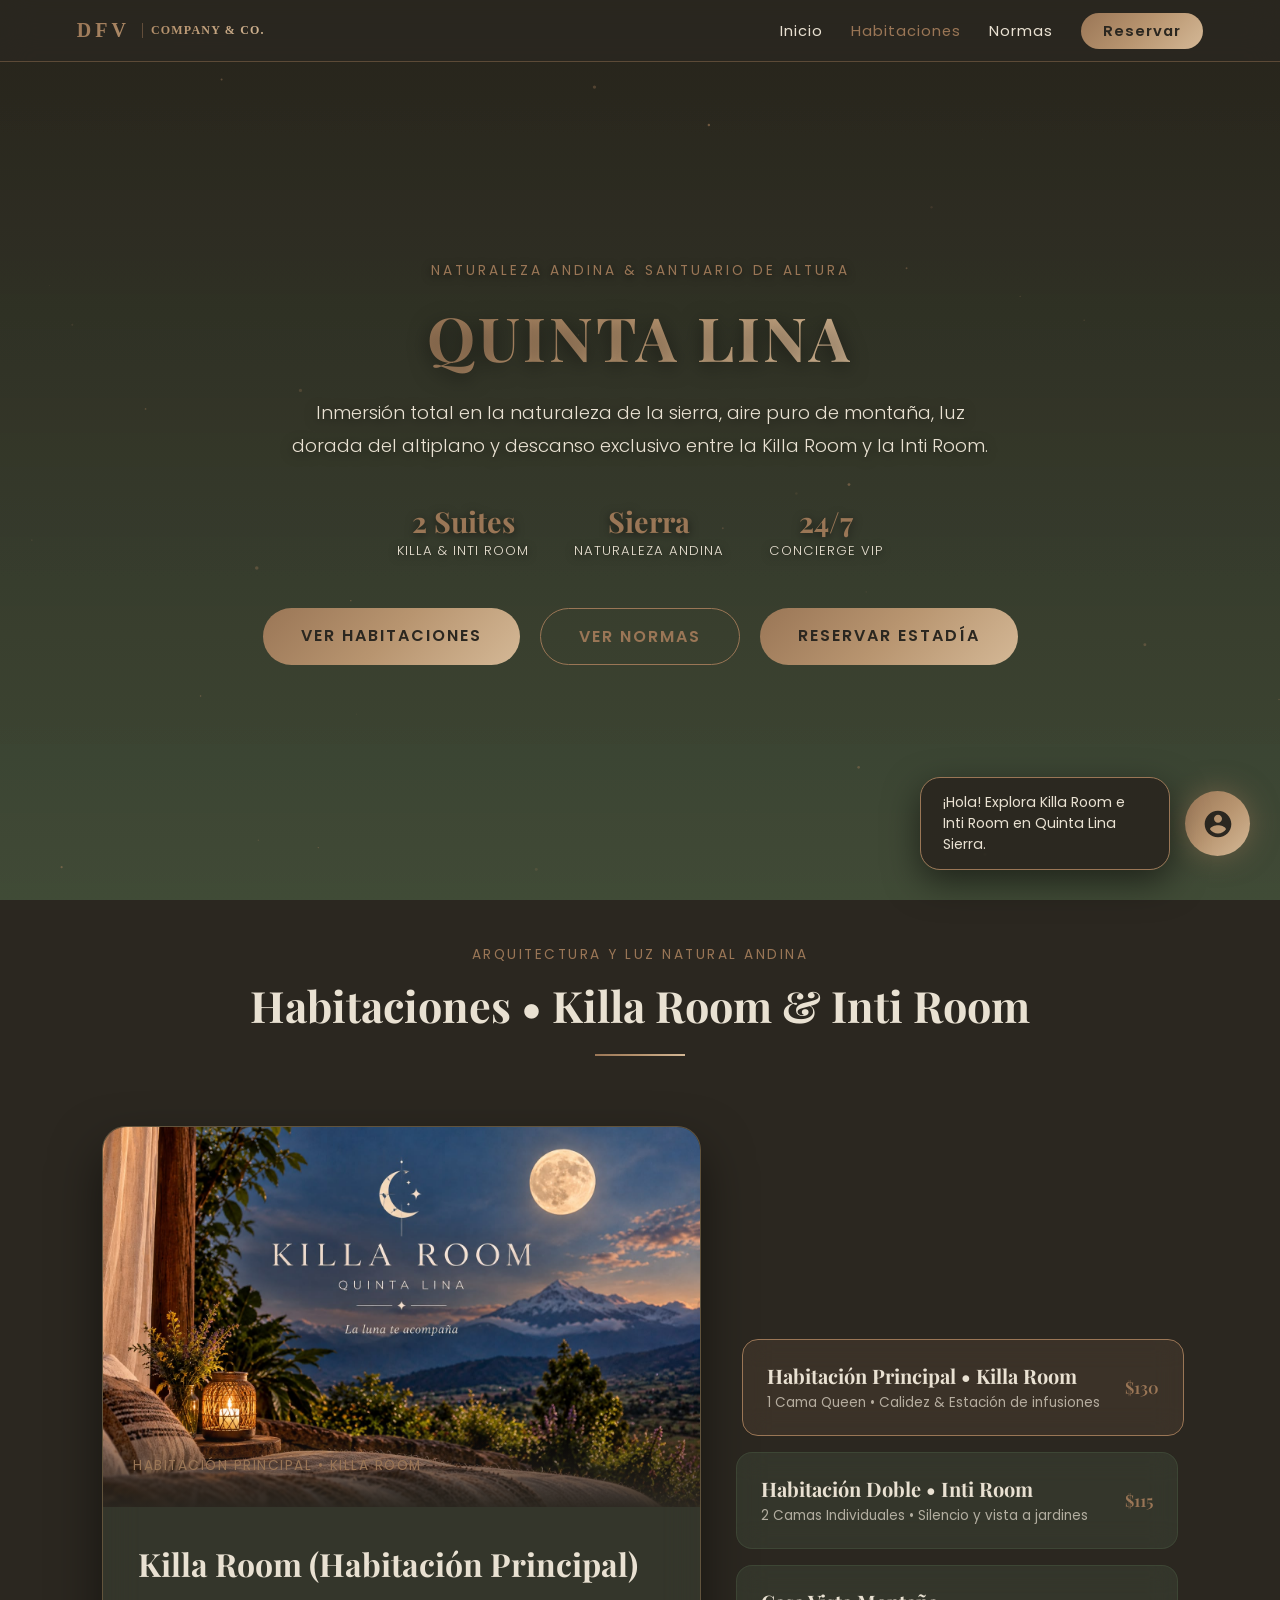
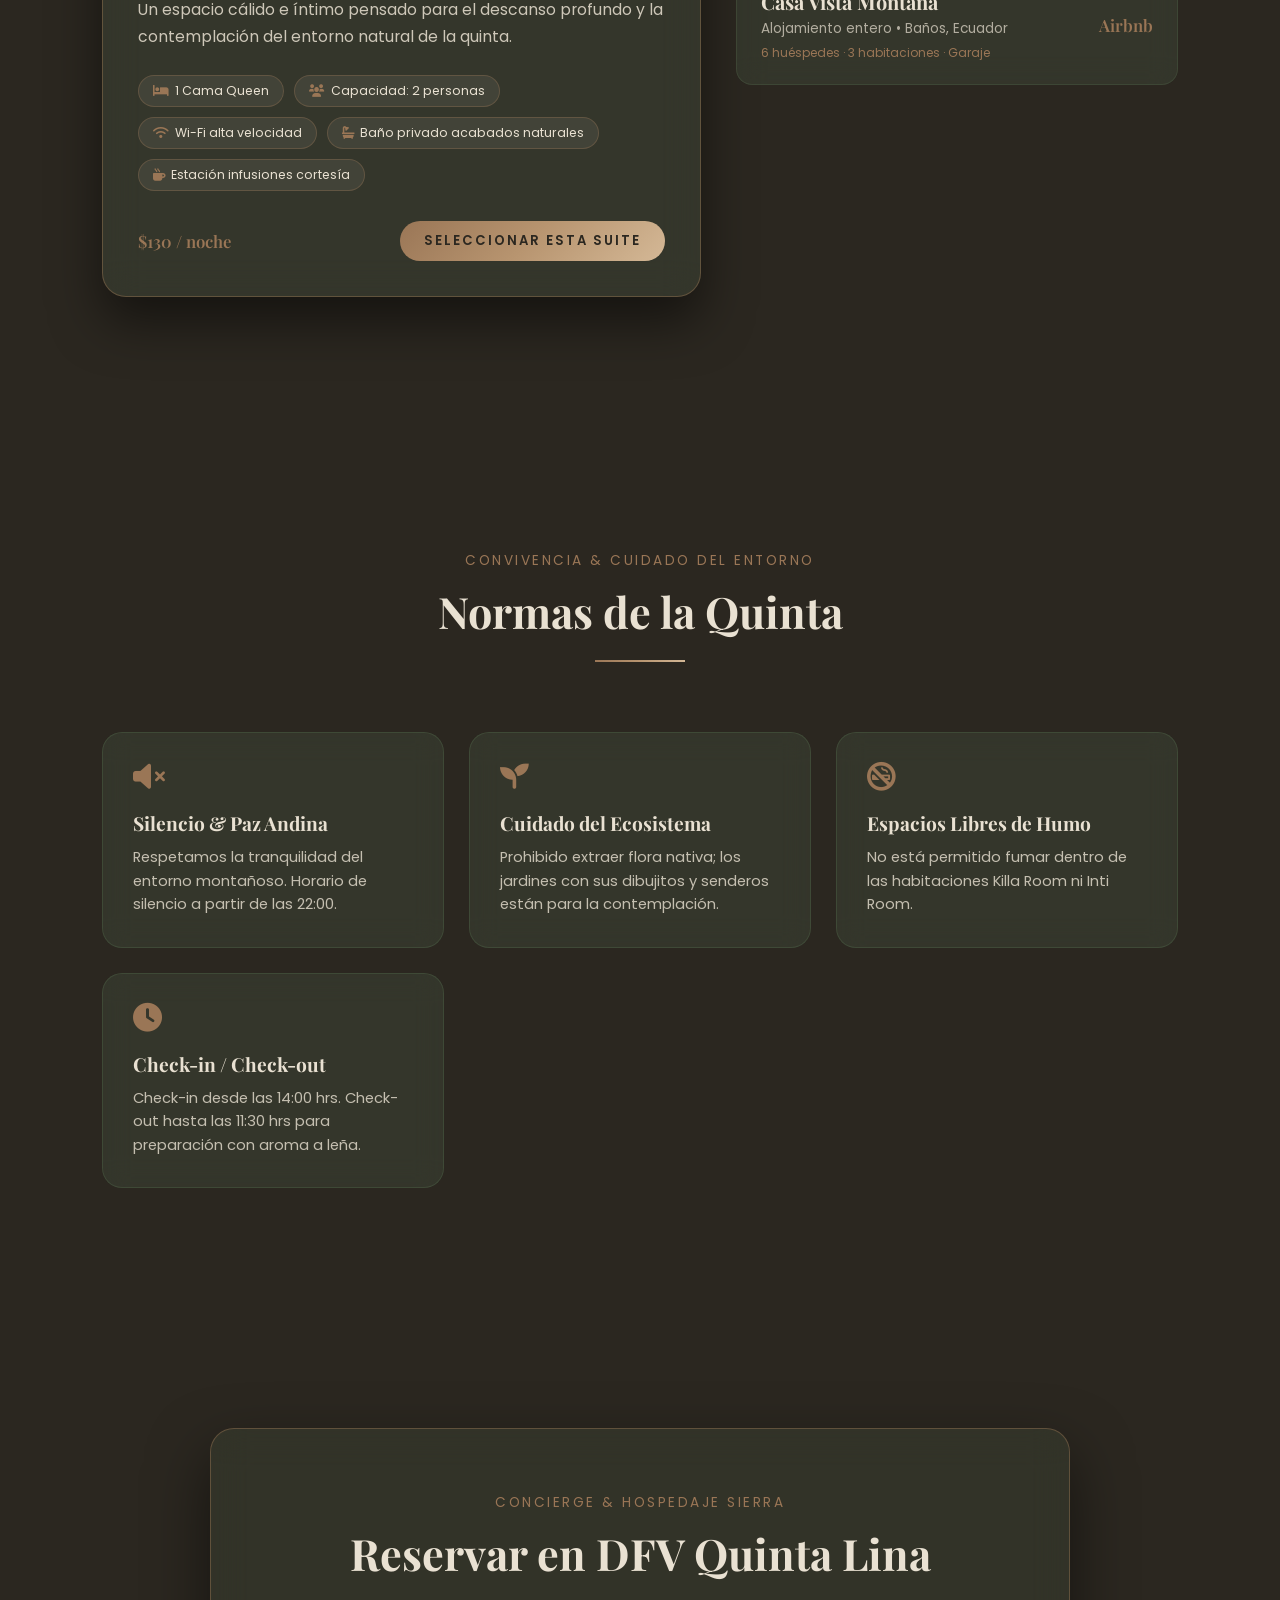
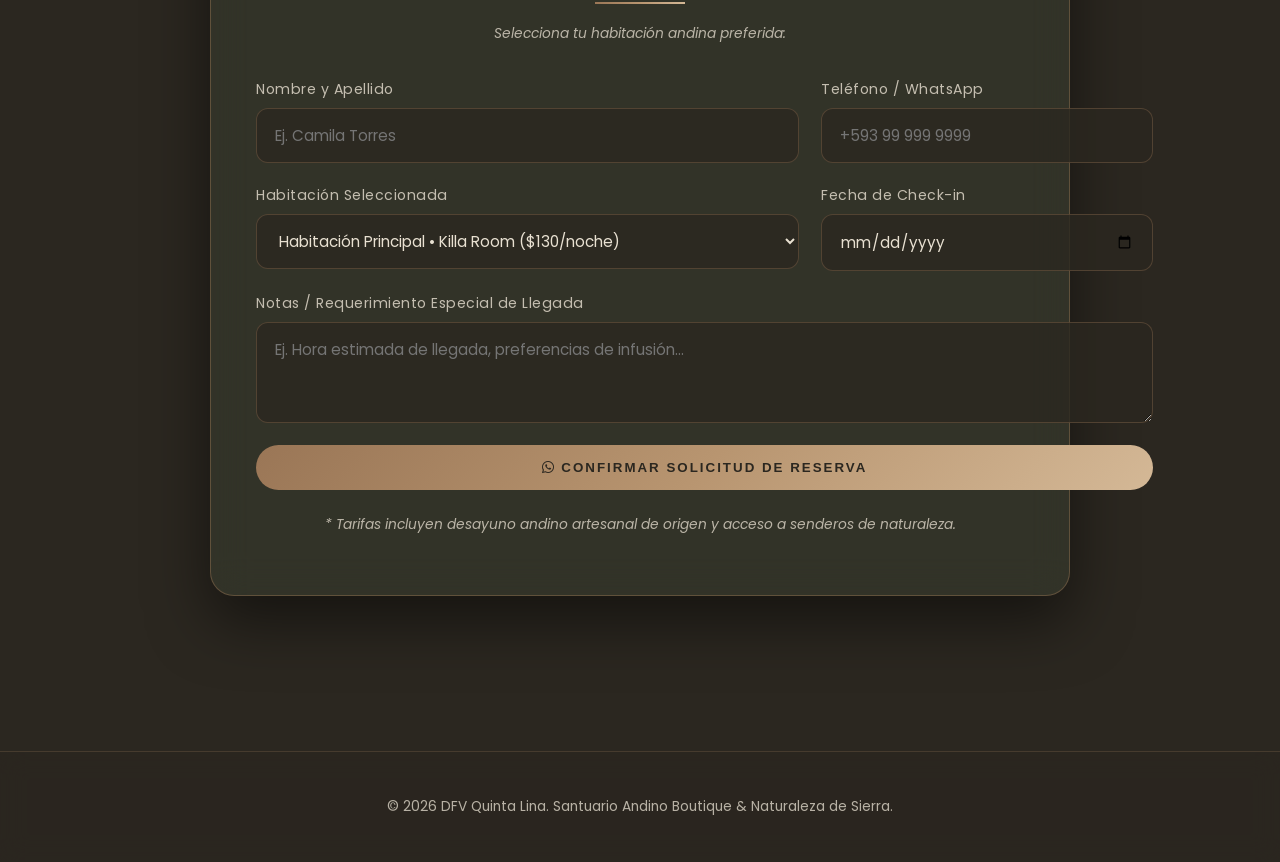
<file: habitaciones.html>
<!DOCTYPE html>
<html lang="es">
<head>
    <meta charset="UTF-8">
    <meta name="viewport" content="width=device-width, initial-scale=1.0">
    <title>DFV • Company.co</title>
    <link href="https://fonts.googleapis.com/css2?family=Playfair+Display:ital,wght@0,400..700;1,400..700&family=Poppins:wght@300;400;500;600&display=swap" rel="stylesheet">
    <link rel="stylesheet" href="https://cdnjs.cloudflare.com/ajax/libs/font-awesome/6.0.0-beta3/css/all.min.css">
    <style>
        :root {
            --lino: #E9E1D2;
            --verde-musgo: #52664B;
            --tierra: #9A7656;
            --bg-color: #2B2720;
            --text-color: var(--lino);
            --acento-principal: var(--verde-musgo);
            --acento-secundario: var(--tierra);
            --gradiente-tierra: linear-gradient(135deg, #9A7656 0%, #B89570 50%, #D4B896 100%);
            --gradiente-musgo: linear-gradient(135deg, #52664B 0%, #6A7F62 50%, #84997C 100%);
            --gradiente-lino: linear-gradient(135deg, #E9E1D2 0%, #F2EDE4 50%, #D9D0C0 100%);
            --card-bg: rgba(82, 102, 75, 0.25);
        }
        * {
            margin: 0;
            padding: 0;
            box-sizing: border-box;
            scroll-behavior: smooth;
        }
        body {
            background-color: var(--bg-color);
            color: var(--text-color);
            font-family: 'Poppins', sans-serif;
            overflow-x: hidden;
            position: relative;
        }
        h1, h2, h3, h4, .logo-emblem {
            font-family: 'Playfair Display', serif;
        }
        /* Fondo dinámico naturaleza de sierra / andino */
        #dynamic-bg {
            position: fixed;
            top: 0;
            left: 0;
            width: 100vw;
            height: 100vh;
            z-index: -3;
            background: linear-gradient(rgba(43, 39, 32, 0.65), rgba(82, 102, 75, 0.55)),
                        url('https://images.unsplash.com/photo-1464822759023-fed622ff2c3b?auto=format&fit=crop&w=2400&q=90') center/cover no-repeat;
            background-attachment: fixed;
            filter: brightness(1.05) contrast(1.1);
            transition: transform 1.2s cubic-bezier(0.16, 1, 0.3, 1);
        }
        canvas.particles {
            position: fixed;
            top: 0;
            left: 0;
            width: 100%;
            height: 100%;
            z-index: -1;
            pointer-events: none;
        }
        /* Barra de navegación minimalista */
        header.top-header {
            position: fixed;
            top: 0;
            left: 0;
            width: 100%;
            display: flex;
            justify-content: space-between;
            align-items: center;
            padding: 18px 6%;
            background: rgba(43, 39, 32, 0.85);
            backdrop-filter: blur(16px);
            border-bottom: 1px solid rgba(154, 118, 86, 0.45);
            z-index: 1000;
        }
        .logo-emblem {
            font-size: 1.35rem;
            font-weight: 700;
            background: var(--gradiente-tierra);
            -webkit-background-clip: text;
            -webkit-text-fill-color: transparent;
            letter-spacing: 2px;
            text-decoration: none;
        }
        nav.unified-nav ul {
            display: flex;
            list-style: none;
            gap: 28px;
            align-items: center;
            flex-wrap: wrap;
        }
        nav.unified-nav ul li a {
            text-decoration: none;
            color: var(--lino);
            font-size: 0.92rem;
            font-weight: 400;
            letter-spacing: 1px;
            transition: color 0.3s ease;
        }
        nav.unified-nav ul li a:hover,
        nav.unified-nav ul li a.active {
            color: var(--tierra);
        }
        .nav-btn-reserve {
            padding: 8px 22px !important;
            background: var(--gradiente-tierra) !important;
            color: #2B2720 !important;
            border-radius: 20px;
            font-weight: 600 !important;
        }
        @media (max-width: 650px) {
            nav.unified-nav ul { gap: 16px; font-size: 0.82rem; }
            header.top-header { padding: 14px 4%; }
        }
        /* Hero Section */
        section.hero {
            min-height: 94vh;
            display: flex;
            flex-direction: column;
            justify-content: center;
            align-items: center;
            text-align: center;
            padding: 140px 20px 60px;
            position: relative;
        }
        .hero span {
            color: var(--tierra);
            letter-spacing: 3px;
            text-transform: uppercase;
            font-size: 0.85rem;
            margin-bottom: 15px;
            text-shadow: 0 2px 8px rgba(0,0,0,0.7);
        }
        .hero h1 {
            font-size: 3.8rem;
            letter-spacing: 3px;
            margin-bottom: 20px;
            background: var(--gradiente-tierra);
            -webkit-background-clip: text;
            -webkit-text-fill-color: transparent;
            text-transform: uppercase;
            text-shadow: 0 4px 20px rgba(0,0,0,0.5);
        }
        .hero p {
            font-size: 1.15rem;
            color: var(--lino);
            max-width: 720px;
            margin-bottom: 40px;
            line-height: 1.75;
            font-weight: 300;
            text-shadow: 0 2px 12px rgba(0,0,0,0.6);
        }
        .hero-stats {
            display: flex;
            gap: 45px;
            margin-bottom: 45px;
            flex-wrap: wrap;
            justify-content: center;
        }
        .hero-stat-item h4 {
            font-size: 1.8rem;
            color: var(--tierra);
            font-family: 'Playfair Display', serif;
            text-shadow: 0 2px 10px rgba(0,0,0,0.6);
        }
        .hero-stat-item p {
            font-size: 0.82rem;
            color: var(--lino);
            letter-spacing: 1px;
            margin-bottom: 0;
            text-transform: uppercase;
            text-shadow: 0 2px 8px rgba(0,0,0,0.6);
        }
        .hero-buttons {
            display: flex;
            gap: 20px;
            flex-wrap: wrap;
            justify-content: center;
        }
        .btn-gold {
            padding: 15px 38px;
            background: var(--gradiente-tierra);
            border: none;
            color: #2B2720;
            font-weight: 600;
            letter-spacing: 2px;
            text-transform: uppercase;
            border-radius: 30px;
            cursor: pointer;
            transition: all 0.3s;
            text-decoration: none;
            display: inline-block;
        }
        .btn-gold:hover {
            transform: translateY(-4px) scale(1.02);
            box-shadow: 0 14px 30px rgba(154, 118, 86, 0.4);
        }
        .btn-gold.outline {
            background: transparent;
            border: 1px solid var(--tierra);
            color: var(--tierra);
        }
        .btn-gold.outline:hover {
            background: rgba(154, 118, 86, 0.15);
        }
        /* Sección Habitaciones */
        section.division-section {
            padding: 95px 8%;
            max-width: 1440px;
            margin: 0 auto;
        }
        .section-header {
            text-align: center;
            margin-bottom: 70px;
        }
        .section-header span {
            color: var(--tierra);
            font-size: 0.85rem;
            letter-spacing: 2.5px;
            text-transform: uppercase;
        }
        .section-header h2 {
            font-size: 2.7rem;
            margin-top: 10px;
            color: var(--lino);
        }
        .section-header hr {
            width: 90px;
            height: 2px;
            background: var(--gradiente-tierra);
            border: none;
            margin: 20px auto 0;
        }
        .room-showcase-container {
            display: grid;
            grid-template-columns: 1.15fr 0.85fr;
            gap: 35px;
            margin-bottom: 60px;
            align-items: center;
        }
        @media (max-width: 950px) {
            .room-showcase-container { grid-template-columns: 1fr; }
        }
        .room-preview-card {
            background: var(--card-bg);
            backdrop-filter: blur(18px);
            border: 1px solid rgba(154, 118, 86, 0.45);
            border-radius: 24px;
            overflow: hidden;
            box-shadow: 0 24px 50px rgba(0,0,0,0.5);
            transition: all 0.4s ease;
        }
        .room-img-container {
            position: relative;
            height: 380px;
            overflow: hidden;
        }
        .room-img-container img {
            width: 100%;
            height: 100%;
            object-fit: cover;
            transition: transform 0.6s cubic-bezier(0.16, 1, 0.3, 1);
        }
        .room-preview-card:hover .room-img-container img {
            transform: scale(1.05);
        }
        .room-img-overlay {
            position: absolute;
            bottom: 0;
            left: 0;
            width: 100%;
            background: linear-gradient(to top, rgba(43, 39, 32, 0.95), transparent);
            padding: 30px;
        }
        .room-preview-content {
            padding: 35px;
        }
        .room-preview-content h3 {
            font-size: 2rem;
            margin-bottom: 12px;
            color: var(--lino);
        }
        .room-preview-content p {
            color: var(--lino);
            opacity: 0.85;
            font-size: 0.98rem;
            line-height: 1.7;
            margin-bottom: 25px;
        }
        .room-amenities-pills {
            display: flex;
            flex-wrap: wrap;
            gap: 10px;
            margin-bottom: 30px;
        }
        .pill-item {
            font-size: 0.78rem;
            color: var(--lino);
            background: rgba(233, 225, 210, 0.08);
            border: 1px solid rgba(154, 118, 86, 0.35);
            padding: 6px 14px;
            border-radius: 20px;
            display: flex;
            align-items: center;
            gap: 6px;
        }
        .pill-item i { color: var(--tierra); }
        .room-selector-list {
            display: flex;
            flex-direction: column;
            gap: 16px;
        }
        .room-selector-item small {
            display: block;
            color: var(--tierra);
            font-size: 0.75rem;
            margin-top: 5px;
        }
        .listing-detail-note {
            margin-top: 16px;
            font-size: 0.82rem;
            opacity: 0.75;
            line-height: 1.6;
        }

        /* Alojamiento externo de Airbnb */
        .airbnb-listing {
            margin-top: 35px;
            display: grid;
            grid-template-columns: minmax(0, 1fr) auto;
            gap: 24px;
            align-items: center;
            padding: 30px 35px;
            background: var(--card-bg);
            backdrop-filter: blur(18px);
            border: 1px solid rgba(154, 118, 86, 0.55);
            border-radius: 24px;
            box-shadow: 0 18px 40px rgba(0,0,0,0.3);
        }
        .airbnb-listing h3 {
            color: var(--lino);
            font-size: 1.65rem;
            margin-bottom: 10px;
        }
        .airbnb-listing p {
            color: var(--lino);
            opacity: 0.85;
            line-height: 1.7;
        }
        .airbnb-listing .airbnb-label {
            color: var(--tierra);
            font-size: 0.8rem;
            letter-spacing: 2px;
            text-transform: uppercase;
            display: block;
            margin-bottom: 8px;
        }
        @media (max-width: 650px) {
            .airbnb-listing {
                grid-template-columns: 1fr;
                padding: 25px;
            }
            .airbnb-listing .btn-gold {
                text-align: center;
            }
        }
        .room-selector-item {
            background: var(--card-bg);
            backdrop-filter: blur(14px);
            border: 1px solid rgba(82, 102, 75, 0.35);
            border-radius: 16px;
            padding: 22px 24px;
            cursor: pointer;
            transition: all 0.3s ease;
            display: flex;
            justify-content: space-between;
            align-items: center;
        }
        .room-selector-item:hover, .room-selector-item.active {
            border-color: var(--tierra);
            background: rgba(154, 118, 86, 0.15);
            transform: translateX(6px);
        }
        .room-selector-item h4 {
            font-size: 1.25rem;
            color: var(--lino);
            margin-bottom: 4px;
        }
        .room-selector-item p {
            font-size: 0.85rem;
            color: var(--lino);
            opacity: 0.7;
        }
        .room-price-badge {
            font-size: 1.05rem;
            font-weight: 600;
            color: var(--tierra);
            font-family: 'Playfair Display', serif;
        }
        /* Sección Normas */
        .rules-grid {
            display: grid;
            grid-template-columns: repeat(auto-fit, minmax(260px, 1fr));
            gap: 25px;
            margin-top: 35px;
        }
        .rule-card {
            background: var(--card-bg);
            backdrop-filter: blur(14px);
            border: 1px solid rgba(82, 102, 75, 0.4);
            border-radius: 20px;
            padding: 30px;
            transition: transform 0.3s ease;
        }
        .rule-card:hover {
            transform: translateY(-5px);
            border-color: var(--tierra);
        }
        .rule-card i {
            font-size: 1.8rem;
            color: var(--tierra);
            margin-bottom: 18px;
        }
        .rule-card h4 {
            font-size: 1.2rem;
            margin-bottom: 10px;
            color: var(--lino);
        }
        .rule-card p {
            color: var(--lino);
            opacity: 0.8;
            font-size: 0.92rem;
            line-height: 1.6;
        }
        /* Bloque de Reserva */
        .booking-section {
            background: rgba(82, 102, 75, 0.2);
            backdrop-filter: blur(18px);
            border: 1px solid rgba(154, 118, 86, 0.45);
            border-radius: 24px;
            padding: 60px 45px;
            max-width: 860px;
            margin: 50px auto 0;
            box-shadow: 0 25px 60px rgba(0,0,0,0.5);
        }
        .booking-form {
            display: grid;
            grid-template-columns: 1fr 1fr;
            gap: 22px;
            margin-top: 35px;
        }
        @media (max-width: 650px) {
            .booking-form { grid-template-columns: 1fr; }
        }
        .form-group {
            display: flex;
            flex-direction: column;
            gap: 8px;
        }
        .form-group.full {
            grid-column: span 2;
        }
        @media (max-width: 650px) {
            .form-group.full { grid-column: span 1; }
        }
        .form-group label {
            font-size: 0.88rem;
            color: var(--lino);
            opacity: 0.8;
            letter-spacing: 0.5px;
        }
        .form-group input, .form-group select, .form-group textarea {
            background: rgba(43, 39, 32, 0.8);
            border: 1px solid rgba(154, 118, 86, 0.35);
            padding: 15px 18px;
            border-radius: 12px;
            color: var(--lino);
            font-family: 'Poppins', sans-serif;
            font-size: 0.95rem;
            outline: none;
            transition: all 0.3s;
        }
        .form-group input:focus, .form-group select:focus, .form-group textarea:focus {
            border-color: var(--tierra);
            box-shadow: 0 0 15px rgba(154, 118, 86, 0.25);
        }
        .nota-precios {
            text-align: center;
            color: var(--lino);
            opacity: 0.75;
            font-size: 0.86rem;
            margin-top: 25px;
            font-style: italic;
        }
        /* Avatar Guía Dinámico */
        #interactive-guide {
            position: fixed;
            bottom: 30px;
            right: 30px;
            z-index: 2000;
            display: flex;
            align-items: center;
            gap: 15px;
        }
        .avatar-speech {
            background: rgba(43, 39, 32, 0.95);
            border: 1px solid var(--tierra);
            padding: 14px 22px;
            border-radius: 20px;
            font-size: 0.88rem;
            color: var(--lino);
            box-shadow: 0 12px 35px rgba(0,0,0,0.5);
            max-width: 250px;
            opacity: 0;
            transform: translateY(12px);
            transition: all 0.35s ease;
            pointer-events: none;
        }
        .avatar-speech.active {
            opacity: 1;
            transform: translateY(0);
        }
        .avatar-node {
            width: 65px;
            height: 65px;
            border-radius: 50%;
            background: var(--gradiente-tierra);
            display: flex;
            align-items: center;
            justify-content: center;
            cursor: pointer;
            box-shadow: 0 0 28px rgba(154, 118, 86, 0.5);
            animation: pulse-tierra 3s infinite;
        }
        .avatar-node svg {
            width: 32px;
            height: 32px;
            fill: #2B2720;
        }
        @keyframes pulse-tierra {
            0% { box-shadow: 0 0 0 0 rgba(154, 118, 86, 0.6); }
            70% { box-shadow: 0 0 0 18px rgba(154, 118, 86, 0); }
            100% { box-shadow: 0 0 0 0 rgba(154, 118, 86, 0); }
        }
        footer {
            border-top: 1px solid rgba(154, 118, 86, 0.35);
            padding: 45px 8%;
            text-align: center;
            color: var(--lino);
            opacity: 0.75;
            font-size: 0.86rem;
            background: rgba(43, 39, 32, 0.85);
            backdrop-filter: blur(12px);
            margin-top: 60px;
        }
    </style>
</head>
<body onmousemove="parallaxBg(event)">
    <div id="dynamic-bg"></div>
    <canvas class="particles" id="particleCanvas"></canvas>
    
    <!-- Navegación -->
    <header class="top-header">
        <a href="#inicio" class="logo-emblem" style="display: flex; align-items: center; gap: 12px; text-decoration: none;">
            <span style="font-family: 'Cinzel', serif; font-size: 1.25rem; font-weight: bold; letter-spacing: 0.2em; color: var(--lino);">DFV</span>
            <span style="font-family: 'Cinzel', serif; font-size: 0.75rem; letter-spacing: 0.1em; color: var(--tierra); border-left: 1px solid rgba(154, 118, 86, 0.5); padding-left: 8px;">COMPANY & CO.</span>
        </a>
        <nav class="unified-nav">
            <ul>
                <li><a href="index.html">Inicio</a></li>
                <li><a href="#habitaciones" class="active">Habitaciones</a></li>
                <li><a href="#normas">Normas</a></li>
                <li><a href="#reservar" class="nav-btn-reserve">Reservar</a></li>
            </ul>
        </nav>
    </header>

    <!-- Hero -->
    <section class="hero" id="inicio">
        <span>Naturaleza Andina & Santuario de Altura</span>
        <h1>Quinta Lina</h1>
        <p>Inmersión total en la naturaleza de la sierra, aire puro de montaña, luz dorada del altiplano y descanso exclusivo entre la Killa Room y la Inti Room.</p>
        
        <div class="hero-stats">
            <div class="hero-stat-item">
                <h4>2 Suites</h4>
                <p>Killa & Inti Room</p>
            </div>
            <div class="hero-stat-item">
                <h4>Sierra</h4>
                <p>Naturaleza Andina</p>
            </div>
            <div class="hero-stat-item">
                <h4>24/7</h4>
                <p>Concierge VIP</p>
            </div>
        </div>
        <div class="hero-buttons">
            <a href="#habitaciones" class="btn-gold" onclick="triggerAvatarAdvice('Conoce la Killa Room y la Inti Room en Quinta Lina Sierra.')">Ver Habitaciones</a>
            <a href="#normas" class="btn-gold outline" onclick="triggerAvatarAdvice('Consulta las normas de convivencia.')">Ver Normas</a>
            <a href="#reservar" class="btn-gold" onclick="triggerAvatarAdvice('Agenda tu estadía en Quinta Lina.')">Reservar Estadía</a>
        </div>
    </section>

    <!-- Habitaciones -->
    <section class="division-section" id="habitaciones">
        <div class="section-header">
            <span>Arquitectura y Luz Natural Andina</span>
            <h2>Habitaciones • Killa Room & Inti Room</h2>
            <hr>
        </div>
        <div class="room-showcase-container">
            <div class="room-preview-card" id="roomDisplayCard">
                <div class="room-img-container">
                    <img id="activeRoomImg" src="killa room.jpeg" alt="Habitación Principal Killa Room">
                    <div class="room-img-overlay">
                        <span id="activeRoomTag" style="color:var(--tierra); font-size:0.85rem; letter-spacing:1.5px;">HABITACIÓN PRINCIPAL • KILLA ROOM</span>
                    </div>
                </div>
                <div class="room-preview-content">
                    <h3 id="activeRoomTitle">Killa Room (Habitación Principal)</h3>
                    <p id="activeRoomDesc">Un espacio cálido e íntimo pensado para el descanso profundo y la contemplación del entorno natural de la quinta.</p>
                    <div class="room-amenities-pills">
                        <span class="pill-item"><i class="fas fa-bed"></i> 1 Cama Queen</span>
                        <span class="pill-item"><i class="fas fa-users"></i> Capacidad: 2 personas</span>
                        <span class="pill-item"><i class="fas fa-wifi"></i> Wi-Fi alta velocidad</span>
                        <span class="pill-item"><i class="fas fa-bath"></i> Baño privado acabados naturales</span>
                        <span class="pill-item"><i class="fas fa-mug-hot"></i> Estación infusiones cortesía</span>
                    </div>
                    <div style="display:flex; justify-content:space-between; align-items:center;">
                        <span class="room-price-badge" id="activeRoomPrice">$130 / noche</span>
                        <a id="selectRoomBtn" href="#reservar" class="btn-gold" style="padding: 10px 24px; font-size:0.82rem;" onclick="selectRoomForBooking()">Seleccionar Esta Suite</a>
                    </div>
                </div>
            </div>
            <div class="room-selector-list">
                <div class="room-selector-item active" onclick="switchRoomData('killaRoom', this)">
                    <div>
                        <h4>Habitación Principal • Killa Room</h4>
                        <p>1 Cama Queen • Calidez & Estación de infusiones</p>
                    </div>
                    <span class="room-price-badge">$130</span>
                </div>
                <div class="room-selector-item" onclick="switchRoomData('intiRoom', this)">
                    <div>
                        <h4>Habitación Doble • Inti Room</h4>
                        <p>2 Camas Individuales • Silencio y vista a jardines</p>
                    </div>
                    <span class="room-price-badge">$115</span>
                </div>
                <div class="room-selector-item" onclick="switchRoomData('casaVistaMontana', this)">
                    <div>
                        <h4>Casa Vista Montaña</h4>
                        <p>Alojamiento entero • Baños, Ecuador</p>
                        <small>6 huéspedes · 3 habitaciones · Garaje</small>
                    </div>
                    <span class="room-price-badge">Airbnb</span>
                </div>
            </div>
        </div>

    </section>

    <!-- Normas -->
    <section class="division-section" id="normas">
        <div class="section-header">
            <span>Convivencia & Cuidado del Entorno</span>
            <h2>Normas de la Quinta</h2>
            <hr>
        </div>
        <div class="rules-grid">
            <div class="rule-card">
                <i class="fas fa-volume-mute"></i>
                <h4>Silencio & Paz Andina</h4>
                <p>Respetamos la tranquilidad del entorno montañoso. Horario de silencio a partir de las 22:00.</p>
            </div>
            <div class="rule-card">
                <i class="fas fa-seedling"></i>
                <h4>Cuidado del Ecosistema</h4>
                <p id="ruleGardensText">Prohibido extraer flora nativa; los jardines con sus dibujitos y senderos están para la contemplación.</p>
            </div>
            <div class="rule-card">
                <i class="fas fa-smoking-ban"></i>
                <h4>Espacios Libres de Humo</h4>
                <p>No está permitido fumar dentro de las habitaciones Killa Room ni Inti Room.</p>
            </div>
            <div class="rule-card">
                <i class="fas fa-clock"></i>
                <h4>Check-in / Check-out</h4>
                <p>Check-in desde las 14:00 hrs. Check-out hasta las 11:30 hrs para preparación con aroma a leña.</p>
            </div>
        </div>
    </section>

    <!-- Reservar -->
    <section class="division-section" id="reservar">
        <div class="booking-section">
            <div class="section-header" style="margin-bottom: 20px;">
                <span>Concierge & Hospedaje Sierra</span>
                <h2>Reservar en DFV Quinta Lina</h2>
                <hr>
            </div>
            <p class="nota-precios" style="margin-top:0; margin-bottom:25px;">Selecciona tu habitación andina preferida:</p>
            
            <form class="booking-form" id="formReserva">
                <div class="form-group">
                    <label for="nombreReserva">Nombre y Apellido</label>
                    <input type="text" id="nombreReserva" placeholder="Ej. Camila Torres" required>
                </div>
                <div class="form-group">
                    <label for="telefonoReserva">Teléfono / WhatsApp</label>
                    <input type="tel" id="telefonoReserva" placeholder="+593 99 999 9999" required>
                </div>
                <div class="form-group">
                    <label for="roomBookingSelect">Habitación Seleccionada</label>
                    <select id="roomBookingSelect" required>
                        <option value="Habitación Principal • Killa Room ($130/noche)">Habitación Principal • Killa Room ($130/noche)</option>
                        <option value="Habitación Doble • Inti Room ($115/noche)">Habitación Doble • Inti Room ($115/noche)</option>
                        <option value="Casa Vista Montaña (consultar precio y disponibilidad en Airbnb)">Casa Vista Montaña (consultar precio y disponibilidad en Airbnb)</option>
                    </select>
                </div>
                <div class="form-group">
                    <label for="checkinReserva">Fecha de Check-in</label>
                    <input type="date" id="checkinReserva" required>
                </div>
                <div class="form-group full">
                    <label for="notasReserva">Notas / Requerimiento Especial de Llegada</label>
                    <textarea id="notasReserva" rows="3" placeholder="Ej. Hora estimada de llegada, preferencias de infusión..."></textarea>
                </div>
                <div class="form-group full">
                    <button type="submit" class="btn-gold" style="width: 100%;">
                        <i class="fab fa-whatsapp"></i> Confirmar Solicitud de Reserva
                    </button>
                </div>
            </form>
            <p class="nota-precios">* Tarifas incluyen desayuno andino artesanal de origen y acceso a senderos de naturaleza.</p>
        </div>
    </section>

    <!-- Avatar -->
    <div id="interactive-guide">
        <div class="avatar-speech" id="avatarSpeech">Hola, soy tu guía DFV Quinta Lina Sierra. ¿Te ayudo con Killa Room o Inti Room?</div>
        <div class="avatar-node" onclick="cycleAvatarMessage()" title="Haz clic para interactuar">
            <svg viewBox="0 0 24 24">
                <path d="M12 2C6.48 2 2 6.48 2 12s4.48 10 10 10 10-4.48 10-10S17.52 2 12 2zm0 3c1.66 0 3 1.34 3 3s-1.34 3-3 3-3-1.34-3-3 1.34-3 3-3zm0 14.2c-2.5 0-4.71-1.28-6-3.22.03-1.99 4-3.08 6-3.08 1.99 0 5.97 1.09 6 3.08-1.29 1.94-3.5 3.22-6 3.22z"/>
            </svg>
        </div>
    </div>

    <footer>
        <p>© 2026 DFV Quinta Lina. Santuario Andino Boutique & Naturaleza de Sierra.</p>
    </footer>

    <script>
        const roomData = {
            killaRoom: {
                title: 'Killa Room (Habitación Principal)',
                tag: 'HABITACIÓN PRINCIPAL • KILLA ROOM',
                price: '$130 / noche',
                desc: 'Un espacio cálido e íntimo pensado para el descanso profundo y la contemplación del entorno natural de la quinta.',
                pills: `
                    <span class="pill-item"><i class="fas fa-bed"></i> 1 Cama Queen</span>
                    <span class="pill-item"><i class="fas fa-users"></i> Capacidad: 2 personas</span>
                    <span class="pill-item"><i class="fas fa-wifi"></i> Wi-Fi alta velocidad</span>
                    <span class="pill-item"><i class="fas fa-bath"></i> Baño privado acabados naturales</span>
                    <span class="pill-item"><i class="fas fa-mug-hot"></i> Estación infusiones cortesía</span>
                `,
                img: 'killa room.jpeg',
                selectOption: 'Habitación Principal • Killa Room ($130/noche)'
            },
            intiRoom: {
                title: 'Inti Room (Habitación Doble)',
                tag: 'HABITACIÓN DOBLE • INTI ROOM',
                price: '$115 / noche',
                desc: 'Luminosa y acogedora, ideal para amigos o familiares que buscan confort, silencio y una estancia revitalizante.',
                pills: `
                    <span class="pill-item"><i class="fas fa-bed"></i> 2 Camas Individuales</span>
                    <span class="pill-item"><i class="fas fa-users"></i> Capacidad: 2 personas</span>
                    <span class="pill-item"><i class="fas fa-wifi"></i> Wi-Fi alta velocidad</span>
                    <span class="pill-item"><i class="fas fa-bath"></i> Baño privado completo</span>
                    <span class="pill-item"><i class="fas fa-eye"></i> Vista directa a los jardines con sus dibujitos</span>
                `,
                img: 'inti room.jpeg',
                selectOption: 'Habitación Doble • Inti Room ($115/noche)'
            },
            casaVistaMontana: {
                title: 'Casa Vista Montaña',
                tag: 'ALOJAMIENTO ENTERO • BAÑOS, ECUADOR',
                price: 'Consultar en Airbnb',
                desc: 'Casa completa privada con hermosa vista a la montaña, en una ubicación tranquila a pocos minutos del centro de Baños. Ideal para descansar, trabajar remoto o disfrutar en pareja o familia. Totalmente equipada, con Wi-Fi rápido y parqueadero.',
                pills: `
                    <span class="pill-item"><i class="fas fa-users"></i> Hasta 6 huéspedes</span>
                    <span class="pill-item"><i class="fas fa-door-open"></i> 3 habitaciones</span>
                    <span class="pill-item"><i class="fas fa-bed"></i> 3 camas</span>
                    <span class="pill-item"><i class="fas fa-bath"></i> 2.5 baños</span>
                    <span class="pill-item"><i class="fas fa-wifi"></i> Wi-Fi rápido</span>
                    <span class="pill-item"><i class="fas fa-car"></i> Garaje / parqueadero</span>
                    <span class="pill-item"><i class="fas fa-mountain"></i> Vista a la montaña</span>
                    <span class="pill-item"><i class="fas fa-house"></i> Casa privada completa</span>
                `,
                img: 'casa-vista-montana.jpg',
                selectOption: 'Casa Vista Montaña (consultar precio y disponibilidad en Airbnb)'
            }
        };
        let currentRoomKey = 'killaRoom';
        
        function switchRoomData(key, el) {
            currentRoomKey = key;
            const data = roomData[key];
            document.getElementById('activeRoomTitle').textContent = data.title;
            document.getElementById('activeRoomTag').textContent = data.tag;
            document.getElementById('activeRoomPrice').textContent = data.price;
            document.getElementById('activeRoomDesc').textContent = data.desc;
            document.getElementById('activeRoomImg').src = data.img;
            document.querySelector('.room-amenities-pills').innerHTML = data.pills;
            const actionBtn = document.getElementById('selectRoomBtn');
            const airbnbLinks = {
                killaRoom: 'https://www.airbnb.com.ec/rooms/1677901326966922848?guests=1&adults=1&s=67&unique_share_id=035b3490-753f-480e-ac93-1e77fc896263',
                intiRoom: 'https://www.airbnb.com.ec/rooms/1782891794040480437?guests=1&adults=1&s=67&unique_share_id=bf68633c-2812-417f-9db6-ca298fcb8607&source_impression_id=p3_1792085199_P3O4mXhfHA9yR82-',
                casaVistaMontana: 'https://www.airbnb.com/rooms/1507240965366342816?guests=1&adults=1&s=67&unique_share_id=208f0803-8331-43fb-9430-d7da3b876f87'
            };
            if (airbnbLinks[key]) {
                actionBtn.href = airbnbLinks[key];
                actionBtn.target = '_blank';
                actionBtn.rel = 'noopener noreferrer';
                actionBtn.innerHTML = '<i class="fab fa-airbnb"></i> Reservar en Airbnb';
                actionBtn.onclick = null;
            } else {
                actionBtn.href = '#reservar';
                actionBtn.removeAttribute('target');
                actionBtn.removeAttribute('rel');
                actionBtn.innerHTML = 'Seleccionar Esta Suite';
                actionBtn.onclick = selectRoomForBooking;
            }
            document.querySelectorAll('.room-selector-item').forEach(item => item.classList.remove('active'));
            el.classList.add('active');
            triggerAvatarAdvice(`Visualizando ${data.title} (${data.price}).`);
        }
        
        function selectRoomForBooking() {
            const data = roomData[currentRoomKey];
            const selectEl = document.getElementById('roomBookingSelect');
            if (selectEl) selectEl.value = data.selectOption;
            triggerAvatarAdvice(`Seleccionado ${data.title} en el formulario.`);
        }
        
        function parallaxBg(e) {
            const bg = document.getElementById('dynamic-bg');
            const x = (e.clientX / window.innerWidth - 0.5) * 16;
            const y = (e.clientY / window.innerHeight - 0.5) * 16;
            bg.style.transform = `scale(1.05) translate(${x}px, ${y}px)`;
        }
        
        // Partículas en tono tierra
        const canvas = document.getElementById('particleCanvas');
        const ctx = canvas.getContext('2d');
        let width, height;
        let particles = [];
        
        function resize() {
            width = canvas.width = window.innerWidth;
            height = canvas.height = window.innerHeight;
        }
        window.addEventListener('resize', resize);
        resize();
        
        for (let i = 0; i < 45; i++) {
            particles.push({
                x: Math.random() * width,
                y: Math.random() * height,
                radius: Math.random() * 1.8,
                vx: (Math.random() - 0.5) * 0.25,
                vy: (Math.random() - 0.5) * 0.25,
                alpha: Math.random() * 0.5 + 0.15
            });
        }
        
        function animateParticles() {
            ctx.clearRect(0, 0, width, height);
            ctx.fillStyle = '#9A7656';
            particles.forEach(p => {
                p.x += p.vx;
                p.y += p.vy;
                if (p.x < 0) p.x = width;
                if (p.x > width) p.x = 0;
                if (p.y < 0) p.y = height;
                if (p.y > height) p.y = 0;
                ctx.globalAlpha = p.alpha;
                ctx.beginPath();
                ctx.arc(p.x, p.y, p.radius, 0, Math.PI * 2);
                ctx.fill();
            });
            requestAnimationFrame(animateParticles);
        }
        animateParticles();
        
        // Mensajes del avatar
        const speechBubble = document.getElementById('avatarSpeech');
        const messages = [
            "Bienvenido a DFV Quinta Lina Sierra. Explora Killa Room e Inti Room.",
            "Killa Room es nuestra habitación principal con 1 Cama Queen y estación de infusiones.",
            "Inti Room ofrece 2 camas individuales y vista directa a los jardines con sus dibujitos."
        ];
        let msgIndex = 0;
        let speechTimeout;
        
        function triggerAvatarAdvice(customText) {
            speechBubble.textContent = customText || messages[msgIndex];
            speechBubble.classList.add('active');
            clearTimeout(speechTimeout);
            speechTimeout = setTimeout(() => speechBubble.classList.remove('active'), 6000);
        }
        
        function cycleAvatarMessage() {
            msgIndex = (msgIndex + 1) % messages.length;
            triggerAvatarAdvice(messages[msgIndex]);
        }
        
        setTimeout(() => {
            triggerAvatarAdvice("¡Hola! Explora Killa Room e Inti Room en Quinta Lina Sierra.");
        }, 1200);
        
        // Envío de reserva por WhatsApp
        document.getElementById('formReserva').addEventListener('submit', function(e) {
            e.preventDefault();
            const nombre = document.getElementById('nombreReserva').value;
            const telefono = document.getElementById('telefonoReserva').value;
            const habitacion = document.getElementById('roomBookingSelect').value;
            const checkin = document.getElementById('checkinReserva').value;
            const notas = document.getElementById('notasReserva').value;
            
            const numeroWhatsApp = "593983842601";
            const texto = `Hola, Quinta Lina. Me gustaría confirmar una reserva de hospedaje:\n\n` +
                `*Nombre:* ${nombre}\n` +
                `*Teléfono:* ${telefono}\n` +
                `*Habitación:* ${habitacion}\n` +
                `*Fecha Check-in:* ${checkin}\n` +
                `*Notas/Requerimientos:* ${notas}`;
            
            const mensajeCodificado = encodeURIComponent(texto);
            if (typeof triggerAvatarAdvice === 'function') {
                triggerAvatarAdvice('¡Solicitud registrada con éxito! Te confirmaremos por WhatsApp.');
            }
            window.open(`https://api.whatsapp.com/send?phone=${numeroWhatsApp}&text=${mensajeCodificado}`, '_blank');
        });
    </script>
</body>
</html>
</file>
